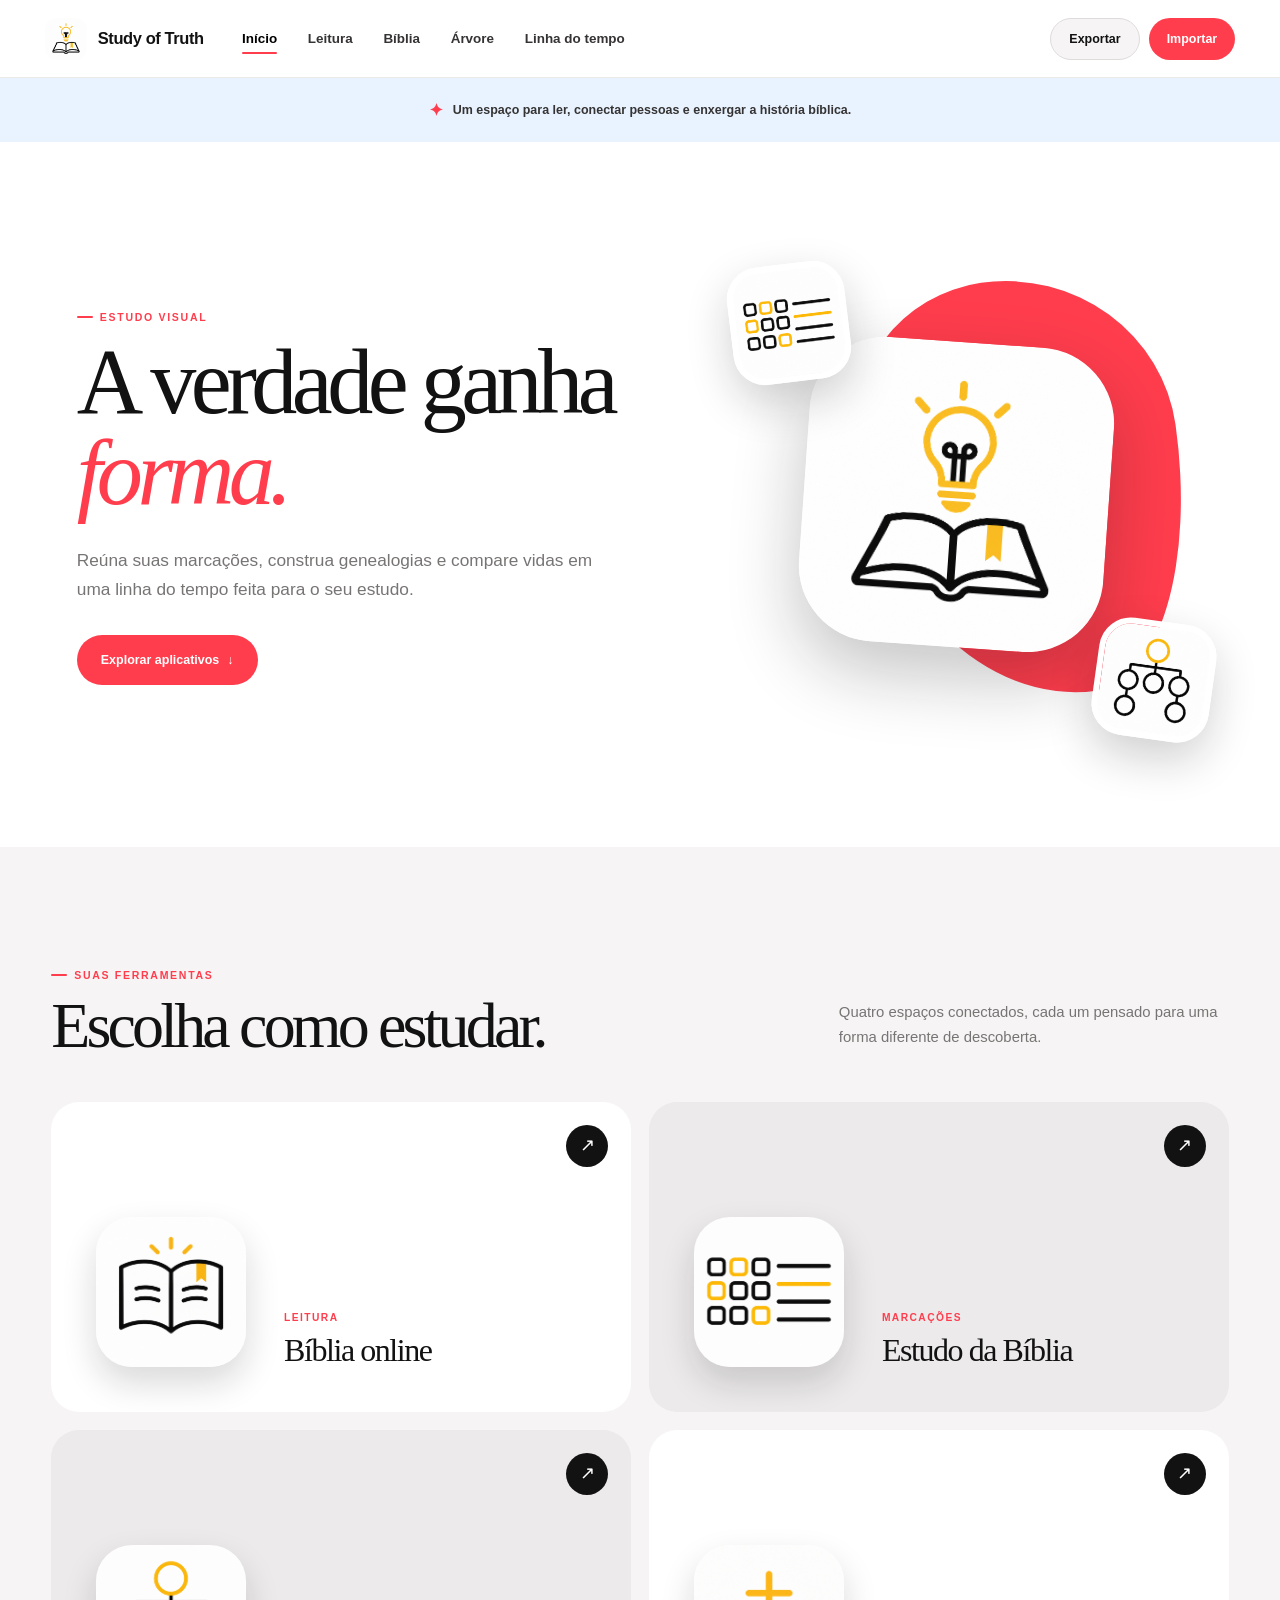
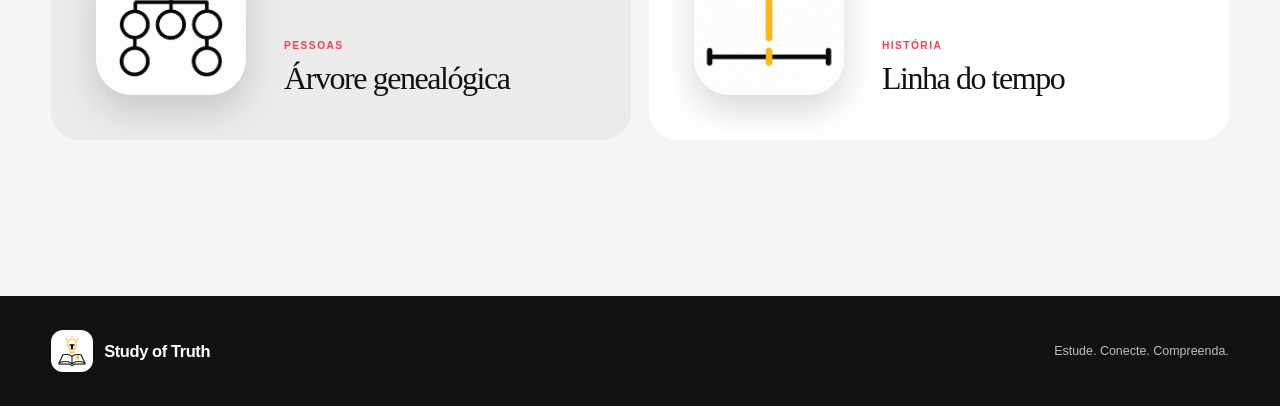
<file: index.html>
<!doctype html>
<html lang="pt-BR">
  <head>
    <meta charset="UTF-8" />
    <meta name="viewport" content="width=device-width, initial-scale=1.0" />
    <meta name="theme-color" content="#ffffff" />
    <meta
      name="description"
      content="Study of Truth: ferramentas visuais para estudo bíblico, genealogias e linhas do tempo."
    />
    <link rel="icon" type="image/png" sizes="any" href="imagens/favicon.png" />
    <link rel="stylesheet" href="css/platform.css" />
    <link rel="stylesheet" href="css/estilos.css" />
    <title>Study of Truth</title>
  </head>
  <body>
    <header class="site-header home-header">
      <a class="site-brand" href="index.html" aria-label="Página inicial Study of Truth">
        <img src="imagens/icon.png" alt="" />
        <span>Study of Truth</span>
      </a>

      <nav class="site-nav" aria-label="Aplicativos">
        <a class="active" href="index.html">Início</a>
        <a href="app-1.html">Leitura</a>
        <a href="app-2.html">Bíblia</a>
        <a href="app-3.html">Árvore</a>
        <a href="app-4.html">Linha do tempo</a>
      </nav>

      <div class="site-actions backup-actions" aria-label="Backup dos dados">
        <button class="pill-button hide-mobile" id="exportBackup" type="button">
          Exportar
        </button>
        <button class="primary-button" id="importBackup" type="button">
          Importar
        </button>
        <input id="backupFile" type="file" accept=".json,application/json" hidden />
      </div>
    </header>

    <div class="announcement-strip">
      <span class="announcement-mark" aria-hidden="true">✦</span>
      Um espaço para ler, conectar pessoas e enxergar a história bíblica.
    </div>

    <main>
      <section class="home-hero">
        <div class="hero-copy">
          <span class="eyebrow">Estudo visual</span>
          <h1 class="display-title">
            A verdade ganha<br />
            <em>forma.</em>
          </h1>
          <p>
            Reúna suas marcações, construa genealogias e compare vidas em uma
            linha do tempo feita para o seu estudo.
          </p>
          <a class="primary-button hero-button" href="#aplicativos">
            Explorar aplicativos
            <span aria-hidden="true">↓</span>
          </a>
        </div>

        <div class="hero-composition" aria-hidden="true">
          <div class="hero-red-shape"></div>
          <img class="hero-main-icon" src="imagens/icon.png" alt="" />
          <img class="floating-icon first" src="imagens/tela-2.png" alt="" />
          <img class="floating-icon second" src="imagens/tela-3.png" alt="" />
        </div>
      </section>

      <section class="apps-section" id="aplicativos" aria-labelledby="appsTitle">
        <header class="section-heading">
          <div>
            <span class="eyebrow">Suas ferramentas</span>
            <h2 class="display-title" id="appsTitle">Escolha como estudar.</h2>
          </div>
          <p>Quatro espaços conectados, cada um pensado para uma forma diferente de descoberta.</p>
        </header>

        <div class="feature-grid">
          <a class="feature-card reading" href="app-1.html">
            <img src="imagens/tela-1.png" alt="" />
            <div class="feature-copy">
              <span>Leitura</span>
              <h3>Bíblia online</h3>
            </div>
            <span class="feature-arrow" aria-hidden="true">↗</span>
          </a>

          <a class="feature-card bible" href="app-2.html">
            <img src="imagens/tela-2.png" alt="" />
            <div class="feature-copy">
              <span>Marcações</span>
              <h3>Estudo da Bíblia</h3>
            </div>
            <span class="feature-arrow" aria-hidden="true">↗</span>
          </a>

          <a class="feature-card genealogy" href="app-3.html">
            <img src="imagens/tela-3.png" alt="" />
            <div class="feature-copy">
              <span>Pessoas</span>
              <h3>Árvore genealógica</h3>
            </div>
            <span class="feature-arrow" aria-hidden="true">↗</span>
          </a>

          <a class="feature-card timeline" href="app-4.html">
            <img src="imagens/tela-4.png" alt="" />
            <div class="feature-copy">
              <span>História</span>
              <h3>Linha do tempo</h3>
            </div>
            <span class="feature-arrow" aria-hidden="true">↗</span>
          </a>
        </div>

        <p class="backup-status" id="backupStatus" role="status" aria-live="polite"></p>
      </section>
    </main>

    <footer class="site-footer">
      <a class="site-brand" href="index.html">
        <img src="imagens/icon.png" alt="" />
        <span>Study of Truth</span>
      </a>
      <p>Estude. Conecte. Compreenda.</p>
    </footer>

    <div class="app-modal" id="importConfirm" hidden>
      <section
        class="form-dialog backup-dialog"
        role="dialog"
        aria-modal="true"
        aria-labelledby="importTitle"
        aria-describedby="importDescription"
      >
        <header class="form-dialog-header">
          <div>
            <span class="eyebrow">Backup</span>
            <h2 id="importTitle">Importar dados?</h2>
          </div>
          <button class="dialog-close" id="cancelImport" type="button" aria-label="Cancelar">×</button>
        </header>
        <div class="form-dialog-body">
          <p id="importDescription"></p>
          <div class="dialog-actions">
            <button class="secondary-button" id="confirmImportCancel" type="button">Cancelar</button>
            <button class="primary-button" id="confirmImport" type="button">Substituir dados</button>
          </div>
        </div>
      </section>
    </div>

    <script src="js/backup.js"></script>
  </body>
</html>
</file>
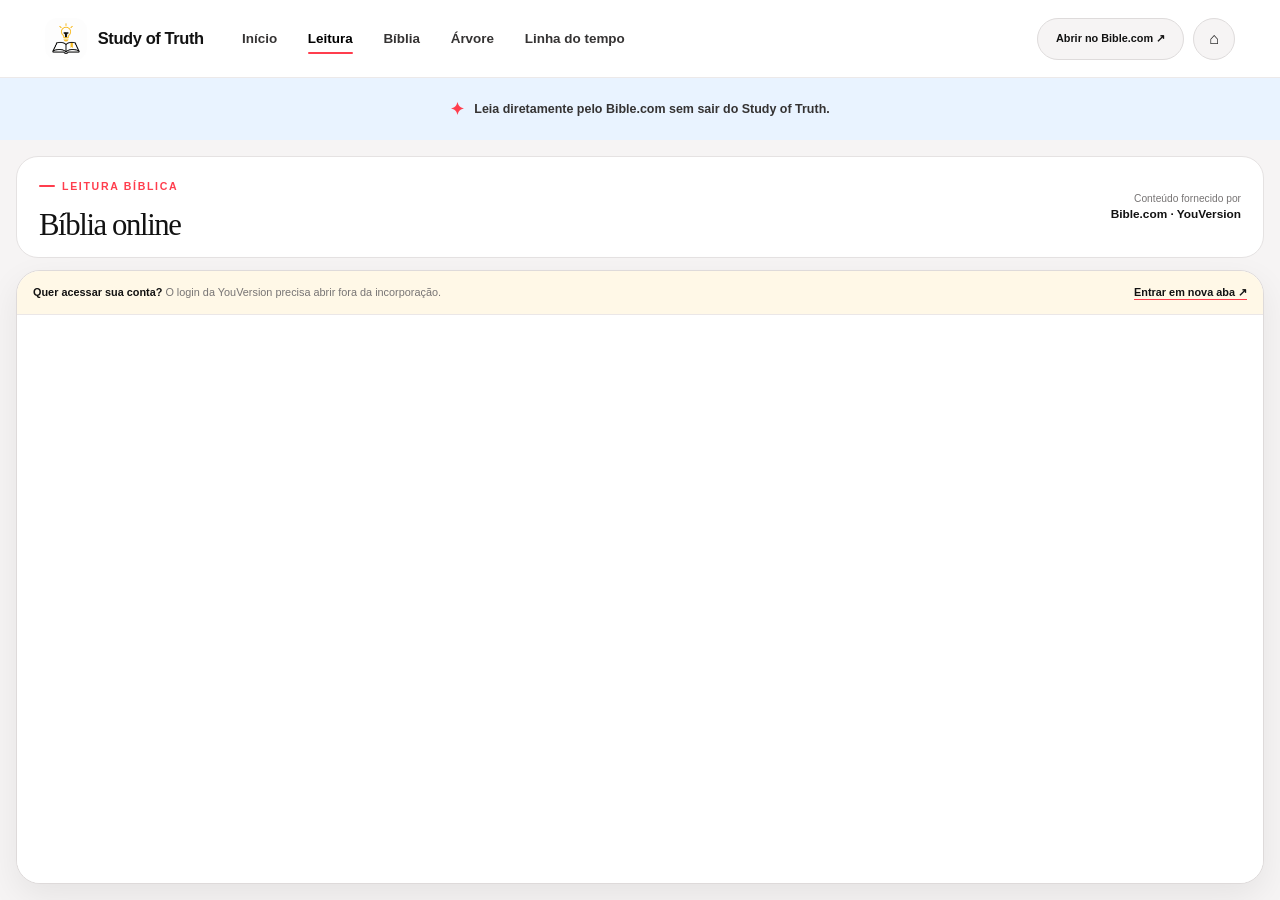
<file: app-1.html>
<!doctype html>
<html lang="pt-BR">
  <head>
    <meta charset="UTF-8" />
    <meta name="viewport" content="width=device-width, initial-scale=1.0" />
    <meta name="theme-color" content="#ffffff" />
    <link rel="icon" type="image/png" sizes="any" href="imagens/favicon.png" />
    <link rel="stylesheet" href="css/platform.css" />
    <link rel="stylesheet" href="css/estilos.css" />
    <title>Study of Truth</title>
  </head>
  <body class="reader-page">
    <header class="site-header">
      <a class="site-brand" href="index.html">
        <img src="imagens/icon.png" alt="" />
        <span>Study of Truth</span>
      </a>
      <nav class="site-nav" aria-label="Aplicativos">
        <a href="index.html">Início</a>
        <a class="active" href="app-1.html">Leitura</a>
        <a href="app-2.html">Bíblia</a>
        <a href="app-3.html">Árvore</a>
        <a href="app-4.html">Linha do tempo</a>
      </nav>
      <div class="site-actions">
        <a
          class="secondary-button reader-external-header"
          href="https://www.bible.com/pt/bible"
          target="_blank"
          rel="noopener noreferrer"
        >Abrir no Bible.com ↗</a>
        <a class="icon-button" href="index.html" aria-label="Início">⌂</a>
      </div>
    </header>

    <div class="announcement-strip reader-strip">
      <span class="announcement-mark" aria-hidden="true">✦</span>
      Leia diretamente pelo Bible.com sem sair do Study of Truth.
    </div>

    <main class="reader-shell">
      <header class="reader-toolbar">
        <div>
          <span class="eyebrow">Leitura bíblica</span>
          <h1>Bíblia online</h1>
        </div>
        <div class="reader-source">
          <span>Conteúdo fornecido por</span>
          <strong>Bible.com · YouVersion</strong>
        </div>
      </header>

      <div class="reader-frame-wrap">
        <div class="reader-account-notice">
          <span><strong>Quer acessar sua conta?</strong> O login da YouVersion precisa abrir fora da incorporação.</span>
          <a
            href="https://login.youversion.com/"
            target="_blank"
            rel="noopener noreferrer"
          >Entrar em nova aba ↗</a>
        </div>
        <iframe
          class="reader-frame"
          src="https://www.bible.com/pt/bible"
          title="Bíblia online no Bible.com"
          referrerpolicy="strict-origin-when-cross-origin"
          allow="clipboard-write; fullscreen"
        ></iframe>
        <div class="reader-fallback">
          <strong>Não conseguiu visualizar?</strong>
          <span>Alguns navegadores ou serviços de hospedagem podem bloquear páginas externas.</span>
          <a
            class="primary-button"
            href="https://www.bible.com/pt/bible"
            target="_blank"
            rel="noopener noreferrer"
          >Abrir no Bible.com ↗</a>
        </div>
      </div>
    </main>
  </body>
</html>
</file>
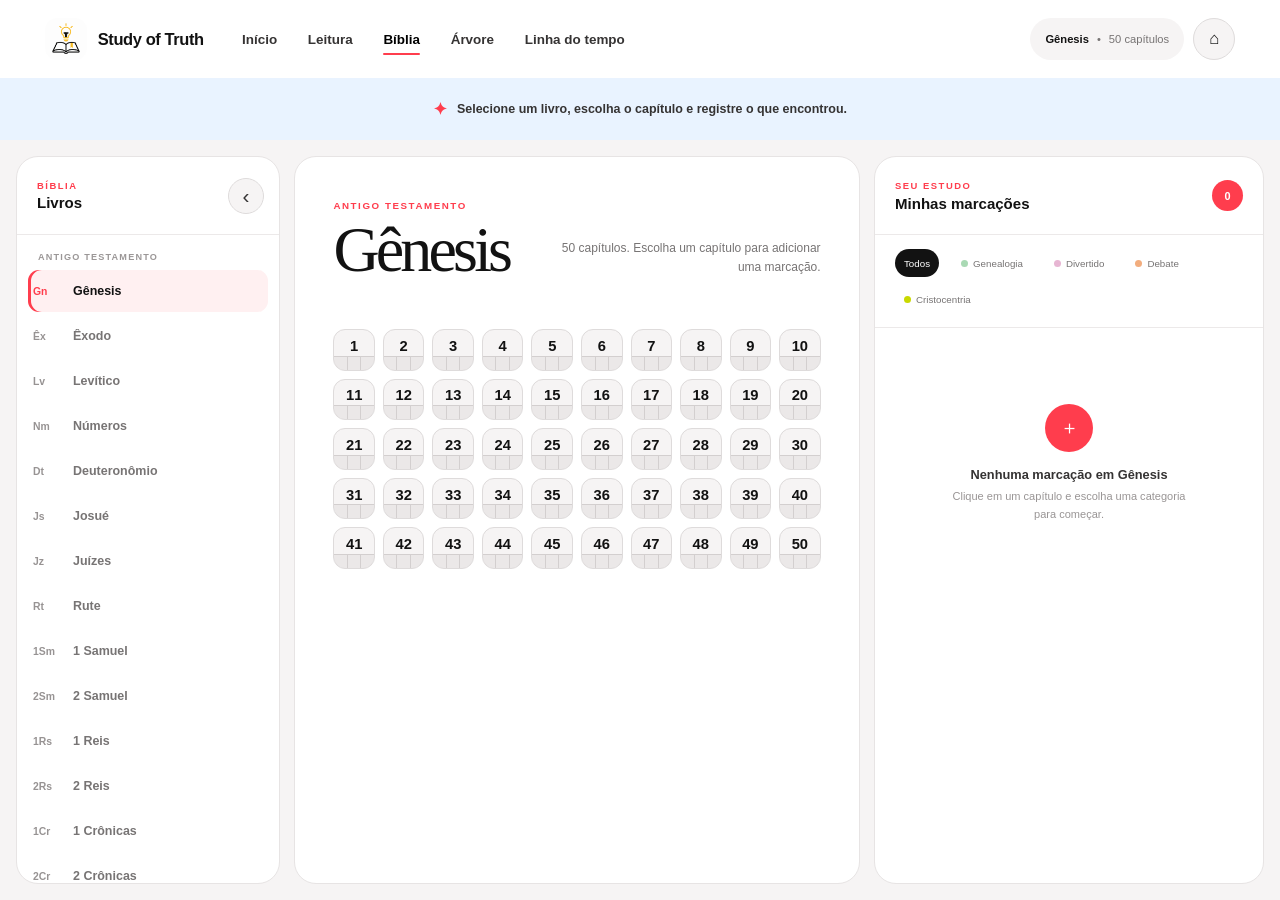
<file: app-2.html>
<!doctype html>
<html lang="pt-BR">
  <head>
    <meta charset="UTF-8" />
    <meta name="viewport" content="width=device-width, initial-scale=1.0" />
    <meta name="theme-color" content="#ffffff" />
    <meta
      name="description"
      content="Organize seus estudos bíblicos por livro, capítulo e tipo de marcação."
    />
    <link rel="icon" type="image/png" sizes="any" href="imagens/favicon.png" />
    <link rel="stylesheet" href="css/platform.css" />
    <link rel="stylesheet" href="css/study.css" />
    <title>Study of Truth</title>
  </head>
  <body>
    <header class="site-header study-header">
      <a class="site-brand" href="index.html" aria-label="Voltar para a página inicial">
        <img src="imagens/icon.png" alt="" />
        <span>Study of Truth</span>
      </a>

      <nav class="site-nav" aria-label="Aplicativos">
        <a href="index.html">Início</a>
        <a href="app-1.html">Leitura</a>
        <a class="active" href="app-2.html">Bíblia</a>
        <a href="app-3.html">Árvore</a>
        <a href="app-4.html">Linha do tempo</a>
      </nav>

      <div class="site-actions">
        <div class="current-location hide-mobile" aria-live="polite">
          <strong id="topBookName">Gênesis</strong>
          <span>•</span>
          <span id="topChapterCount">50 capítulos</span>
        </div>
        <button
          class="icon-button mobile-menu-button"
          id="mobileMenuButton"
          type="button"
          aria-label="Abrir menu de livros"
          aria-controls="bookSidebar"
          aria-expanded="false"
        >
          <span></span><span></span><span></span>
        </button>
        <a class="icon-button home-link" href="index.html" aria-label="Início">⌂</a>
      </div>
    </header>

    <div class="announcement-strip study-strip">
      <span class="announcement-mark" aria-hidden="true">✦</span>
      Selecione um livro, escolha o capítulo e registre o que encontrou.
    </div>

    <div class="study-app">
      <div class="study-layout" id="studyLayout">
        <aside class="book-sidebar" id="bookSidebar">
          <div class="sidebar-heading">
            <div class="sidebar-title">
              <span class="sidebar-kicker">BÍBLIA</span>
              <strong>Livros</strong>
            </div>
            <button
              class="collapse-button"
              id="collapseButton"
              type="button"
              aria-label="Minimizar menu de livros"
              aria-expanded="true"
            >
              ‹
            </button>
          </div>
          <nav class="book-navigation" id="bookList" aria-label="Livros da Bíblia"></nav>
        </aside>

        <button
          class="sidebar-backdrop"
          id="sidebarBackdrop"
          type="button"
          aria-label="Fechar menu de livros"
        ></button>

        <main class="chapter-workspace">
          <header class="book-header">
            <div>
              <span class="testament-label" id="testamentLabel">ANTIGO TESTAMENTO</span>
              <h1 id="bookTitle">Gênesis</h1>
            </div>
            <p id="bookSummary">Escolha um capítulo para adicionar uma marcação.</p>
          </header>

          <section
            class="chapter-grid"
            id="chapterGrid"
            aria-label="Capítulos do livro selecionado"
          ></section>
        </main>

        <aside class="notes-panel">
          <header class="notes-heading">
            <div>
              <span class="notes-kicker">SEU ESTUDO</span>
              <h2>Minhas marcações</h2>
            </div>
            <span class="notes-count" id="notesCount">0</span>
          </header>

          <div class="notes-legend" id="notesLegend" aria-label="Filtrar marcações">
            <button class="legend-filter active" type="button" data-note-filter="all" aria-pressed="true">Todos</button>
            <button class="legend-filter" type="button" data-note-filter="genealogy" aria-pressed="false"><i class="legend-dot genealogy"></i> Genealogia</button>
            <button class="legend-filter" type="button" data-note-filter="fun" aria-pressed="false"><i class="legend-dot fun"></i> Divertido</button>
            <button class="legend-filter" type="button" data-note-filter="debate" aria-pressed="false"><i class="legend-dot debate"></i> Debate</button>
            <button class="legend-filter" type="button" data-note-filter="christ" aria-pressed="false"><i class="legend-dot christ"></i> Cristocentria</button>
          </div>

          <div class="notes-list" id="notesList"></div>
        </aside>
      </div>
    </div>

    <div class="modal-backdrop" id="markerModal" hidden>
      <section
        class="marker-dialog"
        role="dialog"
        aria-modal="true"
        aria-labelledby="markerDialogTitle"
      >
        <header class="dialog-heading">
          <div>
            <span class="dialog-kicker" id="dialogBookName">GÊNESIS</span>
            <h2 id="markerDialogTitle">Capítulo 1</h2>
          </div>
          <button class="dialog-close" id="dialogClose" type="button" aria-label="Fechar">×</button>
        </header>

        <p class="dialog-instruction">Informe o versículo e escolha a categoria do acontecimento.</p>

        <label class="dialog-verse-field">
          <span>VERSÍCULO</span>
          <div class="dialog-verse-control">
            <strong id="dialogVersePrefix">Gn 1:</strong>
            <input
              id="dialogVerseInput"
              type="text"
              inputmode="numeric"
              autocomplete="off"
              placeholder="Ex.: 16 ou 16–18"
              aria-describedby="dialogVerseError"
            />
          </div>
          <small class="dialog-verse-error" id="dialogVerseError">Digite o número do versículo antes de adicionar.</small>
        </label>

        <div class="marker-options" id="markerOptions">
          <button class="marker-option genealogy" type="button" data-marker="genealogy">
            <span class="marker-color"></span>
            <span><strong>Genealogia</strong><small>Famílias, gerações e descendências</small></span>
            <span class="option-check">＋</span>
          </button>
          <button class="marker-option fun" type="button" data-marker="fun">
            <span class="marker-color"></span>
            <span><strong>Momento divertido</strong><small>Passagens leves, curiosas ou bem-humoradas</small></span>
            <span class="option-check">＋</span>
          </button>
          <button class="marker-option debate" type="button" data-marker="debate">
            <span class="marker-color"></span>
            <span><strong>Dúvida ou debate</strong><small>Intrigas e pontos para estudar ou conversar</small></span>
            <span class="option-check">＋</span>
          </button>
          <button class="marker-option christ" type="button" data-marker="christ">
            <span class="marker-color"></span>
            <span><strong>Cristocentria</strong><small>Referências, símbolos e conexões com Cristo</small></span>
            <span class="option-check">＋</span>
          </button>
        </div>

        <button class="dialog-done" id="dialogDone" type="button">Concluir</button>
      </section>
    </div>

    <div class="app-toast" id="toast" role="status" aria-live="polite"></div>
    <script src="js/study.js"></script>
  </body>
</html>
</file>
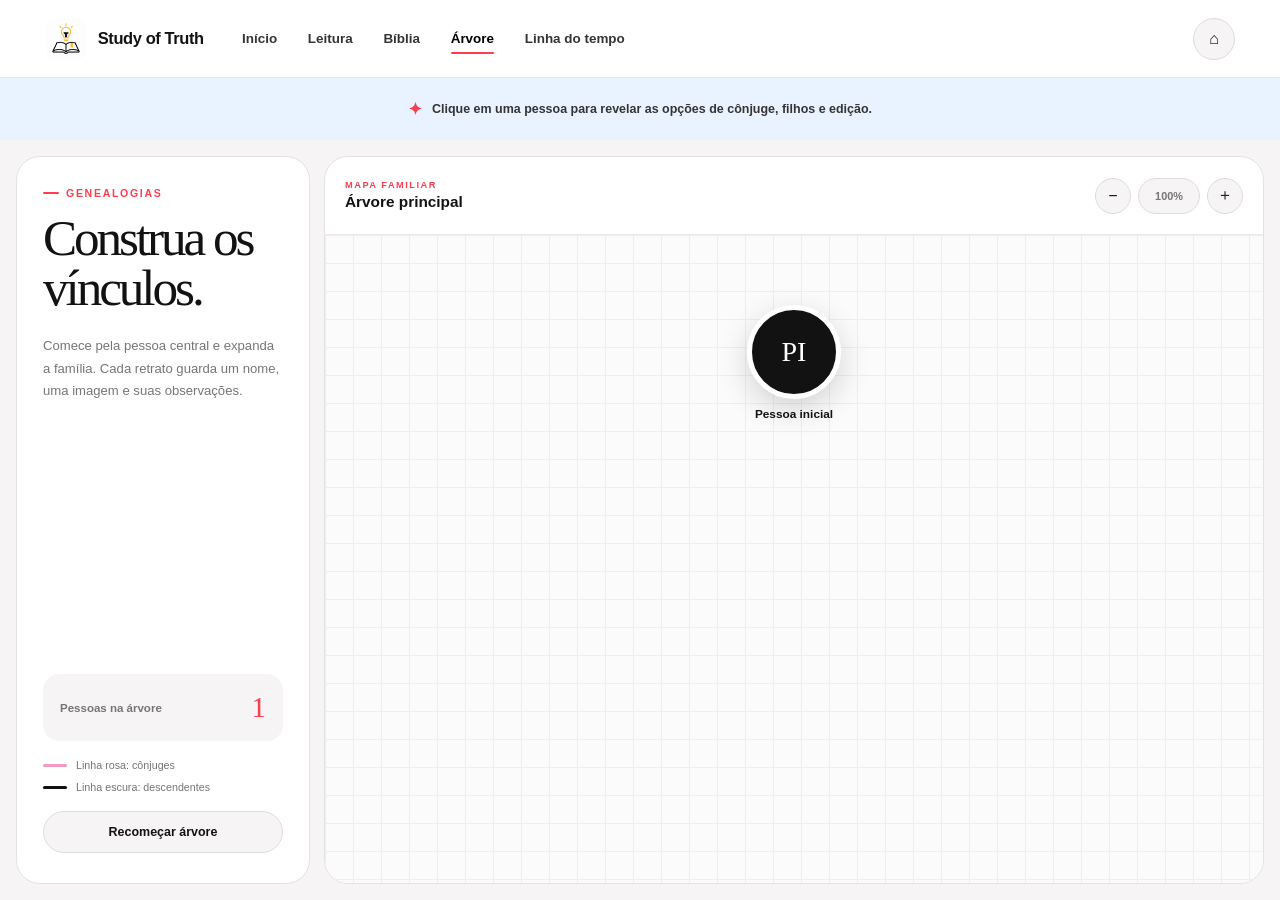
<file: app-3.html>
<!doctype html>
<html lang="pt-BR">
  <head>
    <meta charset="UTF-8" />
    <meta name="viewport" content="width=device-width, initial-scale=1.0" />
    <meta name="theme-color" content="#ffffff" />
    <meta name="description" content="Construa árvores genealógicas visuais para seus estudos." />
    <link rel="icon" type="image/png" sizes="any" href="imagens/favicon.png" />
    <link rel="stylesheet" href="css/platform.css" />
    <link rel="stylesheet" href="css/visual-tools.css" />
    <title>Study of Truth</title>
  </head>
  <body class="visual-tool-page">
    <header class="site-header">
      <a class="site-brand" href="index.html">
        <img src="imagens/icon.png" alt="" />
        <span>Study of Truth</span>
      </a>
      <nav class="site-nav" aria-label="Aplicativos">
        <a href="index.html">Início</a>
        <a href="app-1.html">Leitura</a>
        <a href="app-2.html">Bíblia</a>
        <a class="active" href="app-3.html">Árvore</a>
        <a href="app-4.html">Linha do tempo</a>
      </nav>
      <div class="site-actions">
        <a class="icon-button" href="index.html" aria-label="Início">⌂</a>
      </div>
    </header>

    <div class="announcement-strip tool-strip">
      <span class="announcement-mark" aria-hidden="true">✦</span>
      Clique em uma pessoa para revelar as opções de cônjuge, filhos e edição.
    </div>

    <main class="genealogy-shell">
      <aside class="tool-intro-panel">
        <span class="eyebrow">Genealogias</span>
        <h1 class="display-title">Construa os vínculos.</h1>
        <p>
          Comece pela pessoa central e expanda a família. Cada retrato guarda um
          nome, uma imagem e suas observações.
        </p>

        <div class="tool-stat-card">
          <span>Pessoas na árvore</span>
          <strong id="personCount">1</strong>
        </div>

        <div class="tool-legend">
          <div><i class="legend-line spouse"></i><span>Linha rosa: cônjuges</span></div>
          <div><i class="legend-line child"></i><span>Linha escura: descendentes</span></div>
        </div>

        <button class="secondary-button reset-tree-button" id="resetTreeButton" type="button">
          Recomeçar árvore
        </button>
      </aside>

      <section class="tree-stage" aria-labelledby="treeTitle">
        <header class="stage-toolbar">
          <div>
            <span class="stage-kicker">MAPA FAMILIAR</span>
            <h2 id="treeTitle">Árvore principal</h2>
          </div>
          <div class="zoom-controls" aria-label="Zoom da árvore">
            <button class="icon-button" id="zoomOut" type="button" aria-label="Diminuir zoom">−</button>
            <button class="zoom-value" id="zoomReset" type="button">100%</button>
            <button class="icon-button" id="zoomIn" type="button" aria-label="Aumentar zoom">＋</button>
          </div>
        </header>

        <div class="tree-viewport" id="treeViewport">
          <div class="tree-board" id="treeBoard"></div>
        </div>
      </section>
    </main>

    <div class="app-modal" id="personModal" hidden>
      <section class="form-dialog" role="dialog" aria-modal="true" aria-labelledby="personModalTitle">
        <header class="form-dialog-header">
          <div>
            <span class="eyebrow" id="personModalKicker">Pessoa</span>
            <h2 id="personModalTitle">Editar pessoa</h2>
          </div>
          <button class="dialog-close" id="closePersonModal" type="button" aria-label="Fechar">×</button>
        </header>
        <form class="form-dialog-body" id="personForm">
          <input id="personId" type="hidden" />
          <label class="file-picker">
            <input id="personPhoto" type="file" accept="image/*" />
            <span class="file-preview" id="personPhotoPreview">P</span>
            <span>
              <strong>Escolher uma foto</strong>
              <small>Ela será recortada em formato circular.</small>
            </span>
          </label>

          <label class="field-label">
            <span>Nome</span>
            <input class="text-field" id="personName" type="text" maxlength="80" required placeholder="Nome da pessoa" />
          </label>

          <label class="field-label">
            <span>Sexo</span>
            <select class="select-field" id="personGender" required>
              <option value="">Selecione</option>
              <option value="male">Homem</option>
              <option value="female">Mulher</option>
            </select>
          </label>

          <label class="field-label parent-choice-field" id="childFamilyChoice" hidden>
            <span id="childFamilyChoiceLabel">Quem é a mãe?</span>
            <select class="select-field" id="childFamilySelect"></select>
            <small>O filho será posicionado abaixo da pessoa escolhida.</small>
          </label>

          <label class="field-label">
            <span>Observação</span>
            <textarea class="textarea-field" id="personNotes" maxlength="600" placeholder="Escreva informações, referências ou detalhes importantes..."></textarea>
          </label>

          <label class="import-toggle" id="timelineImportOption">
            <input id="importToTimeline" type="checkbox" />
            <span>
              <strong>Importar para Linha do Tempo?</strong>
              <small>A pessoa será criada no acervo com a mesma foto; depois você poderá completar as datas.</small>
            </span>
          </label>

          <div class="dialog-actions">
            <button class="danger-button" id="deleteGenealogyPerson" type="button" hidden>Excluir pessoa</button>
            <button class="secondary-button" id="cancelPersonEdit" type="button">Cancelar</button>
            <button class="primary-button" type="submit">Salvar pessoa</button>
          </div>
        </form>
      </section>
    </div>

    <div class="app-modal" id="resetTreeModal" hidden>
      <section class="form-dialog compact-dialog" role="dialog" aria-modal="true" aria-labelledby="resetTreeTitle">
        <header class="form-dialog-header">
          <div>
            <span class="eyebrow">Nova árvore</span>
            <h2 id="resetTreeTitle">Recomeçar do início?</h2>
          </div>
        </header>
        <div class="form-dialog-body">
          <p class="dialog-description">Todas as pessoas e relações desta árvore serão removidas.</p>
          <div class="dialog-actions">
            <button class="secondary-button" id="cancelResetTree" type="button">Cancelar</button>
            <button class="primary-button" id="confirmResetTree" type="button">Recomeçar</button>
          </div>
        </div>
      </section>
    </div>

    <div class="app-toast" id="genealogyToast" role="status" aria-live="polite"></div>
    <script src="js/genealogy.js"></script>
  </body>
</html>
</file>
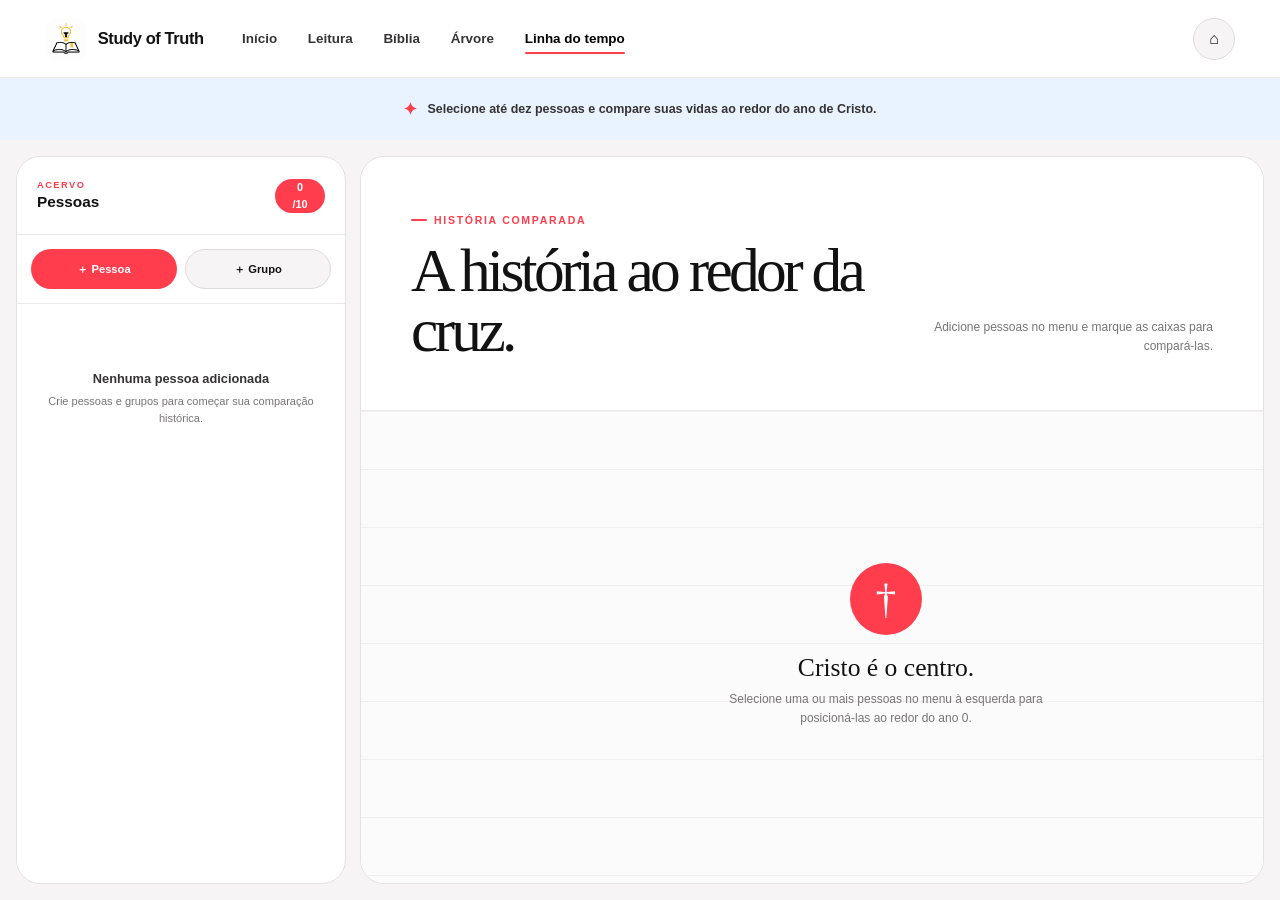
<file: app-4.html>
<!doctype html>
<html lang="pt-BR">
  <head>
    <meta charset="UTF-8" />
    <meta name="viewport" content="width=device-width, initial-scale=1.0" />
    <meta name="theme-color" content="#ffffff" />
    <meta name="description" content="Compare pessoas em uma linha do tempo centrada em Cristo." />
    <link rel="icon" type="image/png" sizes="any" href="imagens/favicon.png" />
    <link rel="stylesheet" href="css/platform.css" />
    <link rel="stylesheet" href="css/visual-tools.css" />
    <title>Study of Truth</title>
  </head>
  <body class="visual-tool-page">
    <header class="site-header">
      <a class="site-brand" href="index.html">
        <img src="imagens/icon.png" alt="" />
        <span>Study of Truth</span>
      </a>
      <nav class="site-nav" aria-label="Aplicativos">
        <a href="index.html">Início</a>
        <a href="app-1.html">Leitura</a>
        <a href="app-2.html">Bíblia</a>
        <a href="app-3.html">Árvore</a>
        <a class="active" href="app-4.html">Linha do tempo</a>
      </nav>
      <div class="site-actions">
        <a class="icon-button" href="index.html" aria-label="Início">⌂</a>
      </div>
    </header>

    <div class="announcement-strip tool-strip">
      <span class="announcement-mark" aria-hidden="true">✦</span>
      Selecione até dez pessoas e compare suas vidas ao redor do ano de Cristo.
    </div>

    <main class="timeline-shell">
      <aside class="timeline-sidebar">
        <header class="directory-heading">
          <div>
            <span class="stage-kicker">ACERVO</span>
            <h1>Pessoas</h1>
          </div>
          <span class="selection-badge"><strong id="selectedCount">0</strong>/10</span>
        </header>

        <div class="directory-actions">
          <button class="primary-button" id="addTimelinePerson" type="button">＋ Pessoa</button>
          <button class="secondary-button" id="addTimelineGroup" type="button">＋ Grupo</button>
        </div>

        <div class="directory-scroll" id="timelineDirectory"></div>
      </aside>

      <section class="timeline-workspace" aria-labelledby="timelineTitle">
        <header class="timeline-heading">
          <div>
            <span class="eyebrow">História comparada</span>
            <h2 class="display-title" id="timelineTitle">A história ao redor da cruz.</h2>
          </div>
          <p id="timelineSummary">Adicione pessoas no menu e marque as caixas para compará-las.</p>
        </header>

        <div class="timeline-viewport" id="timelineViewport">
          <div class="timeline-board" id="timelineBoard"></div>
        </div>
      </section>
    </main>

    <div class="app-modal" id="timelinePersonModal" hidden>
      <section class="form-dialog" role="dialog" aria-modal="true" aria-labelledby="timelinePersonTitle">
        <header class="form-dialog-header">
          <div>
            <span class="eyebrow">Pessoa histórica</span>
            <h2 id="timelinePersonTitle">Adicionar pessoa</h2>
          </div>
          <button class="dialog-close" id="closeTimelinePerson" type="button" aria-label="Fechar">×</button>
        </header>
        <form class="form-dialog-body" id="timelinePersonForm">
          <input id="timelinePersonId" type="hidden" />
          <label class="file-picker">
            <input id="timelinePersonPhoto" type="file" accept="image/*" />
            <span class="file-preview" id="timelinePhotoPreview">P</span>
            <span><strong>Escolher uma foto</strong><small>Opcional. Ela aparecerá junto à vida da pessoa.</small></span>
          </label>

          <label class="field-label">
            <span>Nome</span>
            <input class="text-field" id="timelinePersonName" type="text" maxlength="80" required placeholder="Ex.: Abraão" />
          </label>

          <div class="form-grid-two">
            <label class="field-label">
              <span>Ano de nascimento</span>
              <input class="text-field" id="timelineBirth" type="number" required placeholder="Use negativo para a.C." />
            </label>
            <label class="field-label">
              <span>Ano de falecimento</span>
              <input class="text-field" id="timelineDeath" type="number" required placeholder="Ex.: -1800 ou 70" />
            </label>
          </div>

          <div class="form-grid-two">
            <label class="field-label">
              <span>Grupo</span>
              <select class="select-field" id="timelinePersonGroup">
                <option value="">Sem grupo</option>
              </select>
            </label>
            <label class="field-label">
              <span>Cor individual (opcional)</span>
              <span class="color-field">
                <input id="timelineColorPicker" type="color" value="#ff3d4d" aria-label="Escolher cor" />
                <input class="text-field" id="timelineColorHex" type="text" maxlength="7" placeholder="#FF3D4D" />
                <button class="clear-color" id="clearTimelineColor" type="button" aria-label="Remover cor">×</button>
              </span>
            </label>
          </div>

          <p class="form-help">Anos anteriores a Cristo devem ser digitados como números negativos.</p>
          <div class="dialog-actions">
            <button class="danger-button" id="deleteTimelinePerson" type="button" hidden>Excluir pessoa</button>
            <button class="secondary-button" id="cancelTimelinePerson" type="button">Cancelar</button>
            <button class="primary-button" type="submit">Salvar pessoa</button>
          </div>
        </form>
      </section>
    </div>

    <div class="app-modal" id="timelineGroupModal" hidden>
      <section class="form-dialog compact-dialog" role="dialog" aria-modal="true" aria-labelledby="timelineGroupTitle">
        <header class="form-dialog-header">
          <div>
            <span class="eyebrow">Pasta de pessoas</span>
            <h2 id="timelineGroupTitle">Adicionar grupo</h2>
          </div>
          <button class="dialog-close" id="closeTimelineGroup" type="button" aria-label="Fechar">×</button>
        </header>
        <form class="form-dialog-body" id="timelineGroupForm">
          <input id="timelineGroupId" type="hidden" />
          <label class="field-label">
            <span>Nome do grupo</span>
            <input class="text-field" id="timelineGroupName" type="text" maxlength="60" required placeholder="Ex.: Patriarcas" />
          </label>
          <label class="field-label">
            <span>Cor do grupo</span>
            <span class="color-field">
              <input id="timelineGroupPicker" type="color" value="#ff3d4d" aria-label="Escolher cor do grupo" />
              <input class="text-field" id="timelineGroupHex" type="text" maxlength="7" value="#FF3D4D" required />
            </span>
          </label>
          <div class="dialog-actions">
            <button class="secondary-button" id="cancelTimelineGroup" type="button">Cancelar</button>
            <button class="primary-button" type="submit">Salvar grupo</button>
          </div>
        </form>
      </section>
    </div>

    <div class="app-toast" id="timelineToast" role="status" aria-live="polite"></div>
    <script src="js/timeline.js"></script>
  </body>
</html>
</file>
<file: css/platform.css>
:root {
  color-scheme: light;
  --ink: #121212;
  --ink-soft: #353333;
  --muted: #777474;
  --canvas: #ffffff;
  --surface: #f6f4f4;
  --surface-strong: #edebeb;
  --surface-blue: #e9f3ff;
  --line: #dedbdb;
  --red: #ff3d4d;
  --red-dark: #df2f40;
  --shadow: 0 18px 55px rgba(18, 18, 18, 0.08);
  --header-height: 78px;
}

* {
  box-sizing: border-box;
}

html {
  min-width: 320px;
  min-height: 100%;
  background: var(--canvas);
}

body {
  min-height: 100%;
  margin: 0;
  color: var(--ink);
  background: var(--canvas);
  font-family: Inter, ui-sans-serif, -apple-system, BlinkMacSystemFont, "Segoe UI", sans-serif;
  -webkit-font-smoothing: antialiased;
}

button,
input,
textarea,
select {
  font: inherit;
}

button,
a,
input,
textarea,
select {
  -webkit-tap-highlight-color: transparent;
}

button {
  color: inherit;
}

a {
  color: inherit;
  text-decoration: none;
}

img {
  max-width: 100%;
}

.site-header {
  position: relative;
  z-index: 60;
  min-height: var(--header-height);
  display: grid;
  grid-template-columns: auto minmax(0, 1fr) auto;
  align-items: center;
  gap: clamp(20px, 3vw, 48px);
  padding: 12px clamp(18px, 3.5vw, 52px);
  border-bottom: 1px solid #ece9e9;
  background: rgba(255, 255, 255, 0.96);
  backdrop-filter: blur(16px);
}

.site-brand {
  display: inline-flex;
  align-items: center;
  gap: 11px;
  min-width: 0;
  font-size: 1.03rem;
  font-weight: 800;
  letter-spacing: -0.025em;
  white-space: nowrap;
}

.site-brand img {
  width: 42px;
  height: 42px;
  flex: 0 0 auto;
  border-radius: 12px;
  object-fit: cover;
}

.site-nav {
  min-width: 0;
  display: flex;
  align-items: center;
  gap: clamp(16px, 2.4vw, 34px);
}

.site-nav a {
  position: relative;
  padding: 10px 0;
  color: var(--ink-soft);
  font-size: 0.84rem;
  font-weight: 730;
  white-space: nowrap;
}

.site-nav a::after {
  position: absolute;
  right: 0;
  bottom: 2px;
  left: 0;
  height: 2px;
  border-radius: 999px;
  background: var(--red);
  content: "";
  opacity: 0;
  transform: scaleX(0.5);
  transition: opacity 150ms ease, transform 150ms ease;
}

.site-nav a:hover::after,
.site-nav a.active::after {
  opacity: 1;
  transform: scaleX(1);
}

.site-nav a.active {
  color: #000;
}

.site-actions {
  display: flex;
  align-items: center;
  justify-content: flex-end;
  gap: 9px;
}

.pill-button,
.primary-button,
.secondary-button,
.danger-button,
.icon-button {
  border: 0;
  cursor: pointer;
  transition: transform 150ms ease, background 150ms ease, border-color 150ms ease;
}

.pill-button,
.primary-button,
.secondary-button,
.danger-button {
  min-height: 42px;
  display: inline-flex;
  align-items: center;
  justify-content: center;
  gap: 8px;
  padding: 0 18px;
  border-radius: 999px;
  font-size: 0.78rem;
  font-weight: 760;
}

.pill-button,
.secondary-button {
  border: 1px solid var(--line);
  background: var(--surface);
}

.pill-button:hover,
.secondary-button:hover {
  border-color: #c8c4c4;
  background: var(--surface-strong);
  transform: translateY(-1px);
}

.primary-button {
  color: #fff;
  background: var(--red);
}

.primary-button:hover {
  background: var(--red-dark);
  transform: translateY(-1px);
}

.danger-button {
  margin-right: auto;
  border: 1px solid #f3b8bd;
  color: #a61b27;
  background: #fff1f2;
}

.danger-button:hover {
  border-color: #e78b94;
  color: #80131c;
  background: #ffe3e6;
  transform: translateY(-1px);
}

.danger-button[hidden] {
  display: none;
}

.icon-button {
  width: 42px;
  height: 42px;
  display: inline-grid;
  place-items: center;
  border: 1px solid var(--line);
  border-radius: 50%;
  background: var(--surface);
}

.icon-button:hover {
  background: var(--surface-strong);
}

.announcement-strip {
  min-height: 64px;
  display: flex;
  align-items: center;
  justify-content: center;
  gap: 10px;
  padding: 12px 20px;
  color: var(--ink-soft);
  background: var(--surface-blue);
  font-size: 0.78rem;
  font-weight: 720;
  text-align: center;
}

.announcement-strip .announcement-mark {
  color: var(--red);
  font-size: 1.05rem;
}

.display-title {
  margin: 0;
  font-family: Georgia, "Times New Roman", serif;
  font-weight: 400;
  letter-spacing: -0.06em;
  line-height: 0.98;
}

.eyebrow {
  display: inline-flex;
  align-items: center;
  gap: 7px;
  margin-bottom: 14px;
  color: var(--red);
  font-size: 0.66rem;
  font-weight: 820;
  letter-spacing: 0.16em;
  text-transform: uppercase;
}

.eyebrow::before {
  width: 16px;
  height: 2px;
  border-radius: 99px;
  background: var(--red);
  content: "";
}

.field-label {
  display: grid;
  gap: 7px;
  color: var(--ink-soft);
  font-size: 0.7rem;
  font-weight: 760;
}

.field-label > span:first-child {
  letter-spacing: 0.08em;
  text-transform: uppercase;
}

.text-field,
.select-field,
.textarea-field {
  width: 100%;
  border: 1px solid var(--line);
  border-radius: 12px;
  outline: 0;
  color: var(--ink);
  background: var(--surface);
  transition: border-color 150ms ease, box-shadow 150ms ease, background 150ms ease;
}

.text-field,
.select-field {
  height: 46px;
  padding: 0 13px;
}

.textarea-field {
  min-height: 104px;
  padding: 12px 13px;
  resize: vertical;
}

.text-field:focus,
.select-field:focus,
.textarea-field:focus {
  border-color: var(--red);
  background: #fff;
  box-shadow: 0 0 0 3px rgba(255, 61, 77, 0.1);
}

.app-modal {
  position: fixed;
  inset: 0;
  z-index: 200;
  display: grid;
  place-items: center;
  padding: 20px;
  background: rgba(18, 18, 18, 0.55);
  backdrop-filter: blur(7px);
}

.app-modal[hidden] {
  display: none;
}

.form-dialog {
  width: min(100%, 560px);
  max-height: calc(100svh - 40px);
  overflow-y: auto;
  border-radius: 24px;
  background: #fff;
  box-shadow: 0 28px 90px rgba(18, 18, 18, 0.24);
  animation: dialog-enter 180ms ease both;
}

.form-dialog-header {
  display: flex;
  align-items: flex-start;
  justify-content: space-between;
  gap: 20px;
  padding: 24px 26px 20px;
  border-bottom: 1px solid #ece9e9;
}

.form-dialog-header h2 {
  margin: 3px 0 0;
  font-family: Georgia, "Times New Roman", serif;
  font-size: 1.7rem;
  font-weight: 400;
  letter-spacing: -0.04em;
}

.dialog-close {
  width: 38px;
  height: 38px;
  flex: 0 0 auto;
  border: 1px solid var(--line);
  border-radius: 50%;
  background: var(--surface);
  font-size: 1.2rem;
  cursor: pointer;
}

.form-dialog-body {
  display: grid;
  gap: 16px;
  padding: 22px 26px 26px;
}

.form-grid-two {
  display: grid;
  grid-template-columns: repeat(2, minmax(0, 1fr));
  gap: 14px;
}

.dialog-actions {
  display: flex;
  flex-wrap: wrap;
  justify-content: flex-end;
  gap: 9px;
  padding-top: 4px;
}

.file-picker {
  position: relative;
  min-height: 88px;
  display: flex;
  align-items: center;
  gap: 14px;
  padding: 12px;
  border: 1px dashed #cbc7c7;
  border-radius: 16px;
  background: var(--surface);
  cursor: pointer;
}

.file-picker input {
  position: absolute;
  width: 1px;
  height: 1px;
  opacity: 0;
}

.file-preview {
  width: 62px;
  height: 62px;
  flex: 0 0 auto;
  overflow: hidden;
  display: grid;
  place-items: center;
  border-radius: 50%;
  color: #fff;
  background: var(--ink);
  font-family: Georgia, "Times New Roman", serif;
  font-size: 1.35rem;
}

.file-preview img {
  width: 100%;
  height: 100%;
  object-fit: cover;
}

.file-picker strong {
  display: block;
  margin-bottom: 4px;
  font-size: 0.82rem;
}

.file-picker small {
  color: var(--muted);
  font-size: 0.7rem;
}

.app-toast {
  position: fixed;
  z-index: 250;
  right: 22px;
  bottom: 22px;
  max-width: min(360px, calc(100vw - 44px));
  padding: 13px 17px;
  border-radius: 13px;
  color: #fff;
  background: var(--ink);
  box-shadow: var(--shadow);
  font-size: 0.76rem;
  opacity: 0;
  pointer-events: none;
  transform: translateY(10px);
  transition: opacity 170ms ease, transform 170ms ease;
}

.app-toast.visible {
  opacity: 1;
  transform: translateY(0);
}

.sr-only {
  position: absolute;
  width: 1px;
  height: 1px;
  overflow: hidden;
  clip: rect(0, 0, 0, 0);
  white-space: nowrap;
  clip-path: inset(50%);
}

button:focus-visible,
a:focus-visible,
input:focus-visible,
textarea:focus-visible,
select:focus-visible {
  outline: 3px solid rgba(255, 61, 77, 0.38);
  outline-offset: 3px;
}

@keyframes dialog-enter {
  from {
    opacity: 0;
    transform: translateY(12px) scale(0.985);
  }
}

@media (max-width: 930px) {
  :root {
    --header-height: 116px;
  }

  .site-header {
    grid-template-columns: 1fr auto;
    gap: 8px 20px;
    padding-block: 10px;
  }

  .site-nav {
    grid-column: 1 / -1;
    order: 3;
    overflow-x: auto;
    gap: 24px;
    scrollbar-width: none;
  }

  .site-nav::-webkit-scrollbar {
    display: none;
  }
}

@media (max-width: 560px) {
  :root {
    --header-height: 108px;
  }

  .site-header {
    padding-inline: 14px;
  }

  .site-brand {
    font-size: 0.86rem;
  }

  .site-brand img {
    width: 36px;
    height: 36px;
    border-radius: 10px;
  }

  .site-nav {
    gap: 20px;
  }

  .site-nav a {
    font-size: 0.76rem;
  }

  .site-actions .hide-mobile {
    display: none;
  }

  .form-grid-two {
    grid-template-columns: 1fr;
  }

  .form-dialog-header,
  .form-dialog-body {
    padding-inline: 19px;
  }
}

@media (prefers-reduced-motion: reduce) {
  *,
  *::before,
  *::after {
    scroll-behavior: auto !important;
    animation-duration: 0.01ms !important;
    transition-duration: 0.01ms !important;
  }
}
</file>
<file: css/estilos.css>
.home-hero {
  width: min(100%, 1440px);
  min-height: 680px;
  display: grid;
  grid-template-columns: minmax(0, 1.05fr) minmax(420px, 0.95fr);
  align-items: center;
  gap: clamp(38px, 7vw, 110px);
  margin: 0 auto;
  padding: clamp(64px, 8vw, 112px) clamp(24px, 6vw, 90px);
}

.hero-copy {
  position: relative;
  z-index: 2;
}

.hero-copy h1 {
  max-width: 760px;
  font-size: clamp(4.2rem, 7.2vw, 7.6rem);
}

.hero-copy h1 em {
  color: var(--red);
  font-weight: 400;
}

.hero-copy > p {
  max-width: 560px;
  margin: 28px 0 30px;
  color: var(--muted);
  font-size: clamp(1rem, 1.35vw, 1.2rem);
  line-height: 1.7;
}

.hero-button {
  min-height: 50px;
  padding-inline: 24px;
}

.hero-composition {
  position: relative;
  min-height: 500px;
  display: grid;
  place-items: center;
}

.hero-red-shape {
  position: absolute;
  top: 7%;
  right: 4%;
  width: 65%;
  height: 84%;
  border-radius: 46% 54% 36% 64% / 35% 40% 60% 65%;
  background: var(--red);
  transform: rotate(-8deg);
}

.hero-main-icon {
  position: relative;
  z-index: 2;
  width: min(62%, 310px);
  border-radius: 25%;
  box-shadow: 0 30px 70px rgba(18, 18, 18, 0.24);
  transform: rotate(4deg);
}

.floating-icon {
  position: absolute;
  z-index: 3;
  width: 118px;
  border: 6px solid #fff;
  border-radius: 27%;
  box-shadow: 0 18px 45px rgba(18, 18, 18, 0.2);
}

.floating-icon.first {
  top: 4%;
  left: 4%;
  transform: rotate(-7deg);
}

.floating-icon.second {
  right: -2%;
  bottom: 1%;
  transform: rotate(8deg);
}

.apps-section {
  padding: clamp(72px, 9vw, 128px) clamp(20px, 4vw, 56px);
  background: var(--surface);
}

.section-heading {
  width: min(100%, 1280px);
  display: flex;
  align-items: end;
  justify-content: space-between;
  gap: 40px;
  margin: 0 auto 44px;
}

.section-heading h2 {
  font-size: clamp(3rem, 5vw, 5.5rem);
}

.section-heading > p {
  max-width: 390px;
  margin: 0 0 7px;
  color: var(--muted);
  font-size: 0.93rem;
  line-height: 1.7;
}

.feature-grid {
  width: min(100%, 1280px);
  display: grid;
  grid-template-columns: repeat(2, minmax(0, 1fr));
  gap: 18px;
  margin: 0 auto;
}

.feature-card {
  position: relative;
  min-height: 310px;
  display: grid;
  grid-template-columns: 150px minmax(0, 1fr);
  align-items: end;
  gap: clamp(22px, 3vw, 42px);
  overflow: hidden;
  padding: clamp(26px, 3.4vw, 44px);
  border: 1px solid transparent;
  border-radius: 28px;
  background: #fff;
  transition: transform 180ms ease, box-shadow 180ms ease, border-color 180ms ease;
}

.feature-card:nth-child(2),
.feature-card:nth-child(3) {
  background: #eceaea;
}

.feature-card:hover {
  z-index: 2;
  border-color: #d7d3d3;
  box-shadow: var(--shadow);
  transform: translateY(-5px);
}

.feature-card img {
  width: 150px;
  border-radius: 24%;
  box-shadow: 0 16px 34px rgba(18, 18, 18, 0.16);
}

.feature-copy > span {
  color: var(--red);
  font-size: 0.64rem;
  font-weight: 820;
  letter-spacing: 0.14em;
  text-transform: uppercase;
}

.feature-copy h3 {
  margin: 9px 0 0;
  font-family: Georgia, "Times New Roman", serif;
  font-size: clamp(1.7rem, 2.5vw, 2.6rem);
  font-weight: 400;
  letter-spacing: -0.045em;
  line-height: 1.05;
}

.feature-arrow {
  position: absolute;
  top: 22px;
  right: 22px;
  width: 42px;
  height: 42px;
  display: grid;
  place-items: center;
  border-radius: 50%;
  color: #fff;
  background: var(--ink);
  font-size: 1.1rem;
  transition: background 150ms ease, transform 150ms ease;
}

.feature-card:hover .feature-arrow {
  background: var(--red);
  transform: rotate(7deg);
}

/* Leitor incorporado */
.reader-page {
  overflow: hidden;
  background: var(--surface);
}

.reader-strip {
  height: 62px;
  min-height: 62px;
}

.reader-external-header {
  min-height: 42px;
  padding-inline: 18px;
  font-size: 0.68rem;
}

.reader-shell {
  height: calc(100svh - var(--header-height) - 62px);
  min-height: 560px;
  display: grid;
  grid-template-rows: auto minmax(0, 1fr);
  gap: 12px;
  padding: 16px;
}

.reader-toolbar {
  min-height: 82px;
  display: flex;
  align-items: center;
  justify-content: space-between;
  gap: 28px;
  padding: 16px 22px;
  border: 1px solid #e5e2e2;
  border-radius: 22px;
  background: #fff;
}

.reader-toolbar h1 {
  margin: 4px 0 0;
  font-family: Georgia, "Times New Roman", serif;
  font-size: clamp(1.7rem, 2.4vw, 2.45rem);
  font-weight: 400;
  letter-spacing: -0.045em;
  line-height: 1;
}

.reader-source {
  display: grid;
  gap: 3px;
  color: var(--muted);
  font-size: 0.64rem;
  text-align: right;
}

.reader-source strong {
  color: var(--ink);
  font-size: 0.74rem;
}

.reader-frame-wrap {
  position: relative;
  min-height: 0;
  overflow: hidden;
  display: grid;
  grid-template-rows: auto minmax(0, 1fr);
  border: 1px solid #dedada;
  border-radius: 24px;
  background: #fff;
  box-shadow: 0 12px 34px rgba(18, 18, 18, 0.07);
}

.reader-account-notice {
  position: relative;
  z-index: 3;
  min-height: 44px;
  display: flex;
  align-items: center;
  justify-content: space-between;
  gap: 18px;
  padding: 9px 16px;
  border-bottom: 1px solid #ebe7e7;
  color: var(--muted);
  background: #fff8e7;
  font-size: 0.68rem;
  line-height: 1.4;
}

.reader-account-notice strong {
  color: var(--ink);
}

.reader-account-notice a {
  flex: 0 0 auto;
  color: var(--ink);
  font-weight: 800;
  text-decoration: underline;
  text-decoration-color: var(--red);
  text-underline-offset: 3px;
}

.reader-frame {
  position: relative;
  z-index: 2;
  width: 100%;
  height: 100%;
  display: block;
  border: 0;
  background: #fff;
}

.reader-fallback {
  position: absolute;
  inset: 44px 0 0;
  z-index: 1;
  display: grid;
  place-content: center;
  justify-items: center;
  gap: 10px;
  padding: 30px;
  color: var(--muted);
  text-align: center;
}

.reader-fallback strong {
  color: var(--ink);
  font-family: Georgia, "Times New Roman", serif;
  font-size: 1.55rem;
  font-weight: 400;
}

.reader-fallback span {
  max-width: 420px;
  font-size: 0.74rem;
  line-height: 1.6;
}

.reader-fallback .primary-button {
  margin-top: 8px;
}

.backup-status {
  min-height: 1.2rem;
  margin: 22px auto 0;
  color: var(--muted);
  font-size: 0.76rem;
  text-align: center;
}

.backup-status.error {
  color: #c9293a;
}

.backup-dialog p {
  margin: 0;
  color: var(--muted);
  font-size: 0.9rem;
  line-height: 1.65;
}

.site-footer {
  display: flex;
  align-items: center;
  justify-content: space-between;
  gap: 24px;
  padding: 34px clamp(20px, 4vw, 56px);
  color: #fff;
  background: var(--ink);
}

.site-footer p {
  margin: 0;
  color: #bfbdbd;
  font-size: 0.78rem;
}

.production-page {
  min-height: 100svh;
  display: grid;
  grid-template-rows: auto 1fr;
  background: #fff;
}

.production-card {
  width: min(calc(100% - 40px), 1120px);
  min-height: 560px;
  display: grid;
  grid-template-columns: minmax(0, 1fr) minmax(320px, 0.8fr);
  align-items: center;
  gap: 50px;
  margin: 40px auto 70px;
  padding: clamp(40px, 7vw, 90px);
  border-radius: 32px;
  background: var(--surface);
}

.production-copy h1 {
  margin: 0;
  font-family: Georgia, "Times New Roman", serif;
  font-size: clamp(3.3rem, 7vw, 6.8rem);
  font-weight: 400;
  letter-spacing: -0.06em;
  line-height: 0.95;
}

.production-copy h1 em {
  color: var(--red);
  font-weight: 400;
}

.production-copy p {
  max-width: 500px;
  margin: 24px 0 28px;
  color: var(--muted);
  line-height: 1.7;
}

.production-visual {
  position: relative;
  min-height: 350px;
  display: grid;
  place-items: center;
}

.production-visual::before {
  position: absolute;
  width: 80%;
  aspect-ratio: 1;
  border-radius: 46% 54% 55% 45%;
  background: var(--red);
  content: "";
  transform: rotate(12deg);
}

.production-visual img {
  position: relative;
  z-index: 1;
  width: min(72%, 280px);
  border: 8px solid #fff;
  border-radius: 26%;
  box-shadow: 0 24px 58px rgba(18, 18, 18, 0.2);
  transform: rotate(-5deg);
}

@media (max-width: 980px) {
  .home-hero {
    min-height: auto;
    grid-template-columns: 1fr;
    padding-top: 74px;
  }

  .hero-copy {
    text-align: center;
  }

  .hero-copy > p {
    margin-inline: auto;
  }

  .hero-composition {
    width: min(100%, 620px);
    margin: 0 auto;
  }

  .section-heading {
    display: block;
  }

  .section-heading > p {
    margin-top: 22px;
  }

  .feature-grid {
    grid-template-columns: 1fr;
  }

  .production-card {
    grid-template-columns: 1fr;
    text-align: center;
  }

  .production-copy p {
    margin-inline: auto;
  }
}

@media (max-width: 620px) {
  .announcement-strip {
    min-height: 54px;
    font-size: 0.7rem;
  }

  .reader-strip {
    height: 54px;
    min-height: 54px;
  }

  .reader-external-header,
  .reader-source {
    display: none;
  }

  .reader-shell {
    height: calc(100svh - var(--header-height) - 54px);
    min-height: 520px;
    gap: 8px;
    padding: 10px;
  }

  .reader-toolbar {
    min-height: 68px;
    padding: 13px 16px;
    border-radius: 18px;
  }

  .reader-toolbar h1 {
    font-size: 1.65rem;
  }

  .reader-frame-wrap {
    border-radius: 18px;
  }

  .reader-account-notice {
    align-items: flex-start;
    flex-direction: column;
    gap: 4px;
    padding: 9px 12px;
  }

  .home-hero {
    padding: 56px 20px 70px;
  }

  .hero-copy h1 {
    font-size: clamp(3.3rem, 17vw, 5.2rem);
  }

  .hero-composition {
    min-height: 360px;
  }

  .floating-icon {
    width: 82px;
    border-width: 4px;
  }

  .apps-section {
    padding-inline: 14px;
  }

  .section-heading {
    padding-inline: 7px;
  }

  .feature-card {
    min-height: 300px;
    grid-template-columns: 104px minmax(0, 1fr);
    gap: 20px;
    padding: 52px 22px 26px;
    border-radius: 24px;
  }

  .feature-card img {
    width: 104px;
  }

  .feature-copy h3 {
    font-size: 1.8rem;
  }

  .site-footer {
    align-items: flex-start;
    flex-direction: column;
  }

  .production-card {
    width: calc(100% - 24px);
    min-height: 0;
    margin-top: 12px;
    padding: 52px 22px;
    border-radius: 24px;
  }

  .production-visual {
    min-height: 280px;
  }
}
</file>
<file: css/study.css>
:root {
  --genealogy: #a9d9b4;
  --fun: #e7b6d3;
  --debate: #f2ad7e;
  --christ: #efff38;
  --sidebar-width: 264px;
  --notes-width: 390px;
  --study-strip-height: 62px;
}

body {
  overflow: hidden;
  background: var(--surface);
}

.study-header {
  border-bottom: 0;
}

.current-location {
  min-height: 42px;
  display: flex;
  align-items: center;
  gap: 8px;
  padding: 0 15px;
  border-radius: 999px;
  color: var(--muted);
  background: var(--surface);
  font-size: 0.7rem;
}

.current-location strong {
  color: var(--ink);
}

.mobile-menu-button {
  display: none;
  padding: 0;
}

.mobile-menu-button span {
  width: 16px;
  height: 1.5px;
  display: block;
  margin: 2px auto;
  border-radius: 9px;
  background: var(--ink);
}

.home-link {
  font-size: 1.05rem;
}

.study-strip {
  height: var(--study-strip-height);
  min-height: var(--study-strip-height);
}

.study-app {
  height: calc(100svh - var(--header-height) - var(--study-strip-height));
  min-height: 560px;
  padding: 16px;
  background: var(--surface);
}

.study-layout {
  height: 100%;
  display: grid;
  grid-template-columns: var(--sidebar-width) minmax(390px, 1fr) var(--notes-width);
  gap: 14px;
  transition: grid-template-columns 220ms ease;
}

.study-layout.sidebar-collapsed {
  --sidebar-width: 82px;
}

.book-sidebar,
.chapter-workspace,
.notes-panel {
  min-width: 0;
  border: 1px solid #e7e4e4;
  border-radius: 22px;
  background: #fff;
}

.book-sidebar {
  z-index: 20;
  overflow: hidden;
}

.sidebar-heading {
  height: 78px;
  display: flex;
  align-items: center;
  justify-content: space-between;
  padding: 0 15px 0 20px;
  border-bottom: 1px solid #ece9e9;
}

.sidebar-title {
  min-width: 0;
  display: grid;
  gap: 3px;
}

.sidebar-kicker,
.notes-kicker,
.dialog-kicker {
  color: var(--red);
  font-size: 0.59rem;
  font-weight: 820;
  letter-spacing: 0.16em;
}

.sidebar-title strong,
.notes-heading h2 {
  font-size: 0.94rem;
  font-weight: 760;
}

.collapse-button {
  width: 36px;
  height: 36px;
  flex: 0 0 auto;
  border: 1px solid var(--line);
  border-radius: 50%;
  color: var(--ink-soft);
  background: var(--surface);
  font-size: 1.3rem;
  cursor: pointer;
  transition: transform 220ms ease, background 150ms ease, color 150ms ease;
}

.collapse-button:hover {
  color: #fff;
  background: var(--red);
}

.book-navigation {
  height: calc(100% - 78px);
  overflow-x: hidden;
  overflow-y: auto;
  padding: 11px;
  scrollbar-color: #cbc7c7 transparent;
  scrollbar-width: thin;
}

.testament-divider {
  margin: 18px 10px 8px;
  color: #9b9797;
  font-size: 0.57rem;
  font-weight: 800;
  letter-spacing: 0.13em;
  white-space: nowrap;
}

.testament-divider:first-child {
  margin-top: 6px;
}

.book-button {
  width: 100%;
  min-height: 42px;
  display: grid;
  grid-template-columns: 40px 1fr;
  align-items: center;
  margin: 3px 0;
  padding: 0 10px 0 5px;
  border: 0;
  border-radius: 11px;
  color: var(--muted);
  background: transparent;
  text-align: left;
  cursor: pointer;
  transition: color 150ms ease, background 150ms ease, box-shadow 150ms ease;
}

.book-button:hover {
  color: var(--ink);
  background: var(--surface);
}

.book-button.active {
  color: var(--ink);
  background: #fff0f1;
  box-shadow: inset 3px 0 var(--red);
}

.book-abbr {
  color: #979393;
  font-size: 0.65rem;
  font-weight: 800;
}

.book-button.active .book-abbr {
  color: var(--red);
}

.book-name {
  overflow: hidden;
  font-size: 0.78rem;
  font-weight: 600;
  text-overflow: ellipsis;
  white-space: nowrap;
}

.sidebar-collapsed .sidebar-title,
.sidebar-collapsed .book-name,
.sidebar-collapsed .testament-divider {
  display: none;
}

.sidebar-collapsed .sidebar-heading {
  justify-content: center;
  padding-inline: 0;
}

.sidebar-collapsed .collapse-button {
  transform: rotate(180deg);
}

.sidebar-collapsed .book-navigation {
  padding-inline: 8px;
}

.sidebar-collapsed .book-button {
  grid-template-columns: 1fr;
  padding: 0;
  text-align: center;
}

.chapter-workspace {
  overflow-y: auto;
  padding: clamp(26px, 3vw, 44px);
  scrollbar-color: #cbc7c7 transparent;
  scrollbar-width: thin;
}

.book-header {
  display: flex;
  align-items: end;
  justify-content: space-between;
  gap: 24px;
  margin-bottom: clamp(30px, 4vw, 48px);
}

.testament-label {
  color: var(--red);
  font-size: 0.61rem;
  font-weight: 820;
  letter-spacing: 0.16em;
}

.book-header h1 {
  margin: 7px 0 0;
  font-family: Georgia, "Times New Roman", serif;
  font-size: clamp(3rem, 5vw, 5.3rem);
  font-weight: 400;
  letter-spacing: -0.06em;
  line-height: 0.95;
}

.book-header p {
  max-width: 285px;
  margin: 0 0 5px;
  color: var(--muted);
  font-size: 0.75rem;
  line-height: 1.55;
  text-align: right;
}

.chapter-grid {
  display: grid;
  grid-template-columns: repeat(10, minmax(0, 1fr));
  gap: clamp(5px, 0.65vw, 8px);
}

.chapter-card {
  position: relative;
  min-width: 0;
  aspect-ratio: 1;
  display: grid;
  place-items: center;
  overflow: hidden;
  padding: 0 0 14px;
  border: 1px solid #dedbdb;
  border-radius: 12px;
  color: var(--ink);
  background: var(--surface);
  font-size: clamp(0.8rem, 1.15vw, 1.05rem);
  font-weight: 760;
  cursor: pointer;
  transition: transform 170ms ease, border-color 170ms ease, background 170ms ease, box-shadow 170ms ease;
}

.chapter-card:hover {
  z-index: 2;
  border-color: #c8c4c4;
  background: #fff;
  box-shadow: 0 13px 28px rgba(18, 18, 18, 0.1);
  transform: translateY(-3px);
}

.chapter-card.marked {
  border-color: #bcb8b8;
  background: #fff;
}

.chapter-card.christ-centered {
  border-color: #dce817;
  background: var(--christ);
  box-shadow: 0 9px 24px rgba(215, 228, 20, 0.18);
}

.chapter-number {
  transform: translateY(3px);
}

.chapter-markers {
  position: absolute;
  right: 0;
  bottom: 0;
  left: 0;
  height: 14px;
  display: flex;
  gap: 1px;
  border-top: 1px solid #d3cfcf;
  background: #d3cfcf;
}

.chapter-marker-slot {
  height: 100%;
  flex: 1 1 0;
  display: grid;
  place-items: center;
  color: #fff;
  background: #ebe8e8;
  font-size: 0.57rem;
  font-style: normal;
  font-weight: 850;
  line-height: 1;
  text-shadow: 0 1px 2px rgba(0, 0, 0, 0.5);
}

.chapter-marker-slot.genealogy.filled { background: var(--genealogy); }
.chapter-marker-slot.fun.filled { background: var(--fun); }
.chapter-marker-slot.debate.filled { background: var(--debate); }

.chapter-card.christ-centered .chapter-markers {
  border-top-color: rgba(0, 0, 0, 0.22);
  background: rgba(0, 0, 0, 0.22);
}

.christ-count {
  position: absolute;
  top: 4px;
  right: 4px;
  min-width: 17px;
  height: 17px;
  display: grid;
  place-items: center;
  padding: 0 5px;
  border-radius: 7px;
  color: #fff;
  background: rgba(18, 18, 18, 0.78);
  font-size: 0.57rem;
  font-weight: 820;
}

.notes-panel {
  overflow-y: auto;
  scrollbar-color: #cbc7c7 transparent;
  scrollbar-width: thin;
}

.notes-heading {
  min-height: 78px;
  display: flex;
  align-items: center;
  justify-content: space-between;
  padding: 14px 20px;
  border-bottom: 1px solid #ece9e9;
}

.notes-heading > div {
  display: grid;
  gap: 4px;
}

.notes-heading h2 {
  margin: 0;
}

.notes-count {
  min-width: 31px;
  height: 31px;
  display: grid;
  place-items: center;
  padding: 0 8px;
  border-radius: 999px;
  color: #fff;
  background: var(--red);
  font-size: 0.68rem;
  font-weight: 800;
}

.notes-legend {
  display: flex;
  flex-wrap: wrap;
  gap: 8px 13px;
  padding: 14px 20px;
  border-bottom: 1px solid #ece9e9;
  color: var(--muted);
  font-size: 0.61rem;
}

.legend-filter {
  min-height: 28px;
  display: flex;
  align-items: center;
  gap: 5px;
  padding: 0 8px;
  border: 1px solid transparent;
  border-radius: 999px;
  color: inherit;
  background: transparent;
  font: inherit;
  cursor: pointer;
  transition: color 150ms ease, background 150ms ease, border-color 150ms ease;
}

.legend-filter:hover {
  border-color: var(--line);
  color: var(--ink);
  background: var(--surface);
}

.legend-filter.active {
  color: #fff;
  background: var(--ink);
}

.legend-dot {
  width: 7px;
  height: 7px;
  border-radius: 50%;
}

.legend-dot.genealogy { background: var(--genealogy); }
.legend-dot.fun { background: var(--fun); }
.legend-dot.debate { background: var(--debate); }
.legend-dot.christ { background: #c9d900; }

.notes-list {
  display: grid;
  gap: 9px;
  padding: 14px;
}

.empty-notes {
  padding: 62px 20px;
  color: #999595;
  text-align: center;
}

.empty-notes-mark {
  width: 48px;
  height: 48px;
  display: grid;
  place-items: center;
  margin: 0 auto 15px;
  border-radius: 50%;
  color: #fff;
  background: var(--red);
  font-size: 1.2rem;
}

.empty-notes strong {
  display: block;
  margin-bottom: 6px;
  color: var(--ink-soft);
  font-size: 0.8rem;
}

.empty-notes p {
  max-width: 240px;
  margin: 0 auto;
  font-size: 0.69rem;
  line-height: 1.6;
}

.note-item {
  position: relative;
  overflow: hidden;
  border: 1px solid #dfdcdc;
  border-radius: 14px;
  background: #fff;
  box-shadow: 0 7px 18px rgba(18, 18, 18, 0.05);
  transition: border-color 150ms ease, opacity 150ms ease, transform 150ms ease;
}

.note-item::before {
  position: absolute;
  top: 0;
  bottom: 0;
  left: 0;
  width: 4px;
  background: var(--note-color);
  content: "";
}

.note-item.dragging { opacity: 0.42; }
.note-item.drag-target { border-color: var(--note-color); transform: translateY(-2px); }

.note-meta {
  min-height: 32px;
  display: flex;
  align-items: center;
  gap: 7px;
  padding: 0 8px 0 13px;
  border-bottom: 1px solid #ece9e9;
  color: #9a9696;
  font-size: 0.58rem;
}

.note-kind {
  color: #695f5f;
  font-weight: 800;
  text-transform: uppercase;
}

.note-reference {
  overflow: hidden;
  text-overflow: ellipsis;
  white-space: nowrap;
}

.note-actions {
  display: flex;
  margin-left: auto;
  gap: 1px;
}

.note-action {
  width: 23px;
  height: 23px;
  display: grid;
  place-items: center;
  padding: 0;
  border: 0;
  border-radius: 7px;
  color: #a39f9f;
  background: transparent;
  cursor: pointer;
}

.note-action:hover {
  color: var(--ink);
  background: var(--surface);
}

.drag-handle { cursor: grab; font-size: 0.75rem; letter-spacing: -0.12em; }

.note-fields {
  display: grid;
  grid-template-columns: 96px minmax(0, 1fr);
  gap: 8px;
  padding: 9px;
}

.verse-input,
.note-input {
  width: 100%;
  height: 40px;
  min-width: 0;
  border: 1px solid transparent;
  border-radius: 9px;
  outline: none;
  transition: border-color 150ms ease, box-shadow 150ms ease;
}

.verse-input {
  padding: 0 8px;
  color: var(--ink);
  background: var(--note-color);
  font-size: 0.68rem;
  font-weight: 780;
  text-align: center;
}

.note-input {
  padding: 0 11px;
  color: var(--ink);
  background: var(--surface);
  font-size: 0.72rem;
}

.note-input::placeholder { color: #9b9797; }

.verse-input:focus,
.note-input:focus {
  border-color: var(--note-color);
  box-shadow: 0 0 0 3px color-mix(in srgb, var(--note-color) 18%, transparent);
}

.sidebar-backdrop { display: none; }

.modal-backdrop {
  position: fixed;
  inset: 0;
  z-index: 100;
  display: grid;
  place-items: center;
  padding: 20px;
  background: rgba(18, 18, 18, 0.56);
  backdrop-filter: blur(7px);
}

.modal-backdrop[hidden] { display: none; }

.marker-dialog {
  width: min(100%, 520px);
  max-height: calc(100svh - 30px);
  overflow-y: auto;
  border-radius: 24px;
  background: #fff;
  box-shadow: 0 30px 90px rgba(18, 18, 18, 0.25);
  animation: dialog-enter 180ms ease both;
}

.dialog-heading {
  display: flex;
  align-items: center;
  justify-content: space-between;
  padding: 23px 23px 19px;
  border-bottom: 1px solid #ece9e9;
}

.dialog-heading > div { display: grid; gap: 5px; }

.dialog-heading h2 {
  margin: 0;
  font-family: Georgia, "Times New Roman", serif;
  font-size: 1.65rem;
  font-weight: 400;
  letter-spacing: -0.04em;
}

.dialog-instruction {
  margin: 0;
  padding: 17px 23px 10px;
  color: var(--muted);
  font-size: 0.73rem;
}

.dialog-verse-field {
  display: grid;
  gap: 7px;
  padding: 3px 23px 12px;
}

.dialog-verse-field > span {
  color: var(--muted);
  font-size: 0.57rem;
  font-weight: 800;
  letter-spacing: 0.14em;
}

.dialog-verse-control {
  height: 46px;
  display: grid;
  grid-template-columns: auto 1fr;
  align-items: center;
  gap: 5px;
  padding: 0 9px 0 13px;
  border: 1px solid var(--line);
  border-radius: 12px;
  background: var(--surface);
  transition: border-color 150ms ease, box-shadow 150ms ease;
}

.dialog-verse-control:focus-within {
  border-color: var(--red);
  box-shadow: 0 0 0 3px rgba(255, 61, 77, 0.1);
}

.dialog-verse-control.invalid {
  border-color: var(--red);
}

.dialog-verse-control strong {
  font-size: 0.76rem;
  font-weight: 740;
}

.dialog-verse-control input {
  width: 100%;
  height: 100%;
  min-width: 0;
  border: 0;
  outline: 0;
  background: transparent;
  font-size: 0.76rem;
}

.dialog-verse-control input:focus-visible { outline: 0; }
.dialog-verse-error { display: none; color: var(--red-dark); font-size: 0.62rem; }
.dialog-verse-field.invalid .dialog-verse-error { display: block; }

.marker-options {
  display: grid;
  gap: 9px;
  padding: 3px 17px 17px;
}

.marker-option {
  display: grid;
  grid-template-columns: 13px 1fr 26px;
  align-items: center;
  gap: 13px;
  padding: 14px 13px;
  border: 1px solid #e4e1e1;
  border-radius: 14px;
  background: var(--surface);
  text-align: left;
  cursor: pointer;
  transition: border-color 150ms ease, background 150ms ease, transform 150ms ease;
}

.marker-option:hover {
  border-color: #cbc7c7;
  background: #fff;
  transform: translateY(-1px);
}

.marker-option.genealogy { --marker-color: var(--genealogy); }
.marker-option.fun { --marker-color: var(--fun); }
.marker-option.debate { --marker-color: var(--debate); }
.marker-option.christ { --marker-color: var(--christ); }

.marker-color {
  width: 11px;
  height: 30px;
  border-radius: 99px;
  background: var(--marker-color);
}

.marker-option > span:nth-child(2) { display: grid; gap: 3px; }
.marker-option strong { font-size: 0.78rem; font-weight: 720; }
.marker-option small { color: var(--muted); font-size: 0.64rem; }

.option-check {
  width: 24px;
  height: 24px;
  display: grid;
  place-items: center;
  border: 1px solid #d3cfcf;
  border-radius: 50%;
  color: var(--ink);
  font-size: 0.9rem;
}

.marker-option:hover .option-check {
  border-color: var(--marker-color);
  background: var(--marker-color);
}

.dialog-done {
  width: calc(100% - 34px);
  height: 46px;
  margin: 0 17px 17px;
  border: 0;
  border-radius: 999px;
  color: #fff;
  background: var(--red);
  font-size: 0.77rem;
  font-weight: 780;
  cursor: pointer;
}

.dialog-done:hover { background: var(--red-dark); }

@media (max-width: 1240px) {
  :root { --notes-width: 340px; --sidebar-width: 232px; }
  .chapter-workspace { padding-inline: 28px; }
}

@media (max-width: 980px) {
  body { overflow: auto; }
  .mobile-menu-button { display: inline-grid; }

  .study-app {
    height: auto;
    min-height: calc(100svh - var(--header-height) - var(--study-strip-height));
    padding: 12px;
  }

  .study-layout,
  .study-layout.sidebar-collapsed {
    height: auto;
    min-height: inherit;
    grid-template-columns: minmax(0, 1fr);
  }

  .book-sidebar {
    position: fixed;
    z-index: 80;
    top: calc(var(--header-height) + var(--study-strip-height));
    bottom: 0;
    left: 0;
    width: min(310px, calc(100vw - 44px));
    border-radius: 0 20px 20px 0;
    box-shadow: 25px 0 70px rgba(18, 18, 18, 0.2);
    transform: translateX(-105%);
    transition: transform 220ms ease;
  }

  .book-sidebar.mobile-open { transform: translateX(0); }

  .sidebar-backdrop {
    position: fixed;
    inset: calc(var(--header-height) + var(--study-strip-height)) 0 0;
    z-index: 75;
    border: 0;
    background: rgba(18, 18, 18, 0.42);
    backdrop-filter: blur(3px);
  }

  .sidebar-backdrop.visible { display: block; }
  .collapse-button { display: none; }

  .sidebar-collapsed .sidebar-title,
  .sidebar-collapsed .book-name,
  .sidebar-collapsed .testament-divider { display: initial; }
  .sidebar-collapsed .sidebar-title { display: grid; }
  .sidebar-collapsed .book-button { grid-template-columns: 40px 1fr; padding: 0 10px 0 5px; text-align: left; }

  .chapter-workspace {
    min-height: 620px;
    overflow: visible;
    padding: 38px 24px 50px;
  }

  .notes-panel {
    max-height: none;
    overflow: visible;
  }

  .notes-list { padding-bottom: 36px; }
}

@media (max-width: 620px) {
  :root { --study-strip-height: 54px; }
  .study-strip { font-size: 0.67rem; }
  .book-header { display: block; }
  .book-header p { margin-top: 14px; text-align: left; }
  .chapter-workspace { min-height: 0; padding: 30px 14px 42px; border-radius: 18px; }
  .chapter-grid { grid-template-columns: repeat(5, minmax(0, 1fr)); gap: 6px; }
  .chapter-card { padding-bottom: 15px; border-radius: 12px; font-size: 0.95rem; }
  .chapter-markers { height: 15px; }
  .chapter-marker-slot { font-size: 0.5rem; }
  .notes-panel { border-radius: 18px; }
  .notes-heading, .notes-legend { padding-inline: 15px; }
  .notes-list { padding-inline: 9px; }
  .marker-option { grid-template-columns: 10px 1fr 24px; gap: 10px; }
  .marker-color { width: 8px; }
}

@media (min-width: 621px) and (max-width: 760px) {
  .chapter-grid { grid-template-columns: repeat(5, minmax(0, 1fr)); }
}
</file>
<file: css/visual-tools.css>
:root {
  --tool-strip-height: 62px;
}

.visual-tool-page {
  overflow: hidden;
  background: var(--surface);
}

.tool-strip {
  height: var(--tool-strip-height);
  min-height: var(--tool-strip-height);
}

.genealogy-shell,
.timeline-shell {
  height: calc(100svh - var(--header-height) - var(--tool-strip-height));
  min-height: 590px;
  display: grid;
  gap: 14px;
  padding: 16px;
}

.genealogy-shell {
  grid-template-columns: 294px minmax(0, 1fr);
}

.tool-intro-panel,
.tree-stage,
.timeline-sidebar,
.timeline-workspace {
  min-width: 0;
  overflow: hidden;
  border: 1px solid #e5e2e2;
  border-radius: 24px;
  background: #fff;
}

.tool-intro-panel {
  display: flex;
  align-items: flex-start;
  flex-direction: column;
  padding: 30px 26px;
}

.tool-intro-panel h1 {
  font-size: clamp(2.8rem, 4vw, 4.35rem);
}

.tool-intro-panel > p {
  margin: 22px 0 26px;
  color: var(--muted);
  font-size: 0.82rem;
  line-height: 1.7;
}

.tool-stat-card {
  width: 100%;
  display: flex;
  align-items: center;
  justify-content: space-between;
  gap: 16px;
  margin-top: auto;
  padding: 17px;
  border-radius: 16px;
  background: var(--surface);
}

.tool-stat-card span {
  color: var(--muted);
  font-size: 0.72rem;
  font-weight: 700;
}

.tool-stat-card strong {
  color: var(--red);
  font-family: Georgia, "Times New Roman", serif;
  font-size: 1.8rem;
  font-weight: 400;
}

.tool-legend {
  width: 100%;
  display: grid;
  gap: 10px;
  margin: 18px 0;
  color: var(--muted);
  font-size: 0.67rem;
}

.tool-legend > div {
  display: flex;
  align-items: center;
  gap: 9px;
}

.legend-line {
  width: 24px;
  height: 3px;
  border-radius: 99px;
  background: var(--ink);
}

.legend-line.spouse {
  background: #f29ac2;
}

.reset-tree-button {
  width: 100%;
}

.tree-stage,
.timeline-workspace {
  display: grid;
  grid-template-rows: auto minmax(0, 1fr);
}

.stage-toolbar,
.directory-heading {
  min-height: 78px;
  display: flex;
  align-items: center;
  justify-content: space-between;
  gap: 20px;
  padding: 14px 20px;
  border-bottom: 1px solid #ece9e9;
}

.stage-kicker {
  display: block;
  margin-bottom: 3px;
  color: var(--red);
  font-size: 0.58rem;
  font-weight: 820;
  letter-spacing: 0.16em;
}

.stage-toolbar h2,
.directory-heading h1 {
  margin: 0;
  font-size: 0.96rem;
  font-weight: 760;
}

.zoom-controls {
  display: flex;
  align-items: center;
  gap: 7px;
}

.zoom-controls .icon-button {
  width: 36px;
  height: 36px;
}

.zoom-value {
  min-width: 62px;
  height: 36px;
  border: 1px solid var(--line);
  border-radius: 999px;
  color: var(--muted);
  background: var(--surface);
  font-size: 0.68rem;
  font-weight: 760;
  cursor: pointer;
}

.tree-viewport {
  position: relative;
  overflow: auto;
  background-color: #fcfbfb;
  background-image:
    linear-gradient(#efeded 1px, transparent 1px),
    linear-gradient(90deg, #efeded 1px, transparent 1px);
  background-size: 28px 28px;
  scrollbar-color: #c8c4c4 transparent;
  scrollbar-width: thin;
}

.tree-board {
  width: max-content;
  min-width: 100%;
  min-height: 100%;
  display: flex;
  align-items: flex-start;
  justify-content: center;
  padding: 70px 80px 120px;
  transform-origin: top center;
  transition: transform 160ms ease;
}

.family-tree {
  position: relative;
  display: flex;
  align-items: center;
  flex-direction: column;
}

.family-generation {
  position: relative;
  display: flex;
  align-items: flex-start;
}

.primary-branch,
.union-branch {
  position: relative;
  display: flex;
  align-items: center;
  flex: 0 0 auto;
  flex-direction: column;
}

.spouse-families {
  position: relative;
  display: flex;
  align-items: flex-start;
  gap: 68px;
  padding-left: 74px;
}

.spouse-families::before {
  position: absolute;
  z-index: 1;
  top: 47px;
  right: auto;
  left: 0;
  width: var(--marriage-line-end, calc(100% - 61px));
  height: 4px;
  border-radius: 99px;
  background: #f29ac2;
  box-shadow: 0 0 0 3px #fde9f2;
  content: "";
}

.couple-row {
  position: relative;
  display: flex;
  align-items: flex-start;
  justify-content: center;
}

.marriage-link {
  width: 74px;
  height: 4px;
  flex: 0 0 auto;
  margin-top: 47px;
  border-radius: 99px;
  background: #f29ac2;
  box-shadow: 0 0 0 3px #fde9f2;
}

.person-unit {
  position: relative;
  z-index: 3;
  width: 122px;
  min-height: 166px;
  flex: 0 0 auto;
  display: flex;
  align-items: center;
  flex-direction: column;
}

.person-card {
  width: 118px;
  display: grid;
  justify-items: center;
  gap: 8px;
  padding: 0;
  border: 0;
  background: transparent;
  cursor: pointer;
}

.person-portrait {
  width: 94px;
  height: 94px;
  overflow: hidden;
  display: grid;
  place-items: center;
  border: 5px solid #fff;
  border-radius: 50%;
  color: #fff;
  background: var(--ink);
  box-shadow: 0 10px 30px rgba(18, 18, 18, 0.17);
  font-family: Georgia, "Times New Roman", serif;
  font-size: 1.75rem;
  transition: box-shadow 150ms ease, transform 150ms ease;
}

.person-portrait img {
  width: 100%;
  height: 100%;
  object-fit: cover;
}

.person-card:hover .person-portrait,
.person-unit.selected .person-portrait {
  box-shadow: 0 0 0 3px var(--red), 0 13px 32px rgba(18, 18, 18, 0.18);
  transform: translateY(-2px);
}

.person-unit.female .person-portrait {
  border-color: #f29ac2;
  box-shadow: 0 0 0 3px #fde9f2, 0 10px 30px rgba(18, 18, 18, 0.17);
}

.person-unit.female .person-card:hover .person-portrait,
.person-unit.female.selected .person-portrait {
  box-shadow: 0 0 0 3px #f29ac2, 0 0 0 7px #fde9f2, 0 13px 32px rgba(18, 18, 18, 0.18);
}

.parent-choice-field[hidden] {
  display: none;
}

.parent-choice-field small {
  color: var(--muted);
  font-size: 0.72rem;
  font-weight: 500;
  letter-spacing: 0;
  line-height: 1.45;
  text-transform: none;
}

.person-name {
  max-width: 118px;
  overflow: hidden;
  color: var(--ink);
  font-size: 0.74rem;
  font-weight: 780;
  text-align: center;
  text-overflow: ellipsis;
  white-space: nowrap;
}

.person-actions {
  position: absolute;
  z-index: 8;
  top: 128px;
  left: 50%;
  display: flex;
  gap: 5px;
  padding: 6px;
  border: 1px solid #dedada;
  border-radius: 999px;
  background: #fff;
  box-shadow: 0 12px 30px rgba(18, 18, 18, 0.15);
  opacity: 0;
  pointer-events: none;
  visibility: hidden;
  transform: translate(-50%, -4px);
  transition: opacity 150ms ease, transform 150ms ease, visibility 150ms ease;
}

.person-unit.selected .person-actions {
  opacity: 1;
  pointer-events: auto;
  visibility: visible;
  transform: translate(-50%, 0);
}

.person-action {
  width: 32px;
  height: 32px;
  display: grid;
  place-items: center;
  border: 0;
  border-radius: 50%;
  color: var(--ink);
  background: var(--surface);
  cursor: pointer;
}

.person-action:hover {
  color: #fff;
  background: var(--red);
}

.person-action svg {
  width: 16px;
  height: 16px;
  fill: none;
  stroke: currentColor;
  stroke-linecap: round;
  stroke-linejoin: round;
  stroke-width: 1.8;
}

.family-children {
  position: relative;
  padding-top: 46px;
}

.family-children::before {
  position: absolute;
  top: -12px;
  left: 50%;
  width: 2px;
  height: 58px;
  background: #555050;
  content: "";
  transform: translateX(-50%);
}

.children-row {
  position: relative;
  display: flex;
  align-items: flex-start;
  justify-content: center;
  gap: 64px;
}

.children-row:not(.single)::before {
  position: absolute;
  top: 0;
  right: var(--children-line-right, 61px);
  left: var(--children-line-left, 61px);
  height: 2px;
  background: #555050;
  content: "";
}

.child-branch {
  position: relative;
  padding-top: 34px;
}

.child-branch::before {
  position: absolute;
  top: 0;
  left: var(--child-connector-x, 50%);
  width: 2px;
  height: 34px;
  background: #555050;
  content: "";
  transform: translateX(-50%);
}

.compact-dialog {
  width: min(100%, 470px);
}

.dialog-description,
.form-help {
  margin: 0;
  color: var(--muted);
  font-size: 0.78rem;
  line-height: 1.6;
}

.import-toggle {
  display: flex;
  align-items: flex-start;
  gap: 12px;
  padding: 14px;
  border: 1px solid #e4e0e0;
  border-radius: 15px;
  background: var(--surface);
  cursor: pointer;
}

.import-toggle[hidden] {
  display: none;
}

.import-toggle input {
  width: 18px;
  height: 18px;
  flex: 0 0 auto;
  margin: 1px 0 0;
  accent-color: var(--red);
}

.import-toggle span {
  display: grid;
  gap: 3px;
}

.import-toggle strong {
  color: var(--ink);
  font-size: 0.78rem;
}

.import-toggle small {
  color: var(--muted);
  font-size: 0.67rem;
  line-height: 1.45;
}

/* Timeline */
.timeline-shell {
  grid-template-columns: 330px minmax(0, 1fr);
}

.timeline-sidebar {
  display: grid;
  grid-template-rows: auto auto minmax(0, 1fr);
}

.selection-badge {
  min-width: 50px;
  height: 34px;
  display: grid;
  place-items: center;
  border-radius: 999px;
  color: #fff;
  background: var(--red);
  font-size: 0.68rem;
  font-weight: 700;
}

.directory-actions {
  display: grid;
  grid-template-columns: repeat(2, minmax(0, 1fr));
  gap: 8px;
  padding: 14px;
  border-bottom: 1px solid #ece9e9;
}

.directory-actions .primary-button,
.directory-actions .secondary-button {
  min-height: 40px;
  padding-inline: 11px;
  font-size: 0.7rem;
}

.directory-scroll {
  overflow-y: auto;
  padding: 12px;
  scrollbar-color: #c8c4c4 transparent;
  scrollbar-width: thin;
}

.directory-empty {
  padding: 55px 18px;
  color: var(--muted);
  text-align: center;
}

.directory-empty strong {
  display: block;
  margin-bottom: 7px;
  color: var(--ink-soft);
  font-size: 0.8rem;
}

.directory-empty p {
  margin: 0;
  font-size: 0.69rem;
  line-height: 1.55;
}

.person-folder {
  margin-bottom: 9px;
  overflow: hidden;
  border: 1px solid #e4e1e1;
  border-radius: 14px;
  background: #fff;
  transition: border-color 150ms ease, background 150ms ease;
}

.person-folder.drop-target {
  border-color: var(--folder-color, var(--red));
  background: color-mix(in srgb, var(--folder-color, var(--red)) 8%, white);
}

.folder-heading {
  min-height: 42px;
  display: flex;
  align-items: center;
  gap: 8px;
  padding: 0 9px 0 12px;
  border-bottom: 1px solid #ece9e9;
  background: var(--surface);
}

.folder-toggle {
  min-width: 0;
  flex: 1 1 auto;
  display: flex;
  align-items: center;
  gap: 8px;
  padding: 0;
  border: 0;
  background: transparent;
  text-align: left;
  cursor: pointer;
}

.folder-dot {
  width: 9px;
  height: 9px;
  flex: 0 0 auto;
  border-radius: 3px;
  background: var(--folder-color, #aaa);
}

.folder-name {
  overflow: hidden;
  font-size: 0.72rem;
  font-weight: 780;
  text-overflow: ellipsis;
  white-space: nowrap;
}

.folder-count {
  margin-left: auto;
  color: var(--muted);
  font-size: 0.62rem;
}

.folder-edit {
  width: 27px;
  height: 27px;
  border: 0;
  border-radius: 50%;
  color: var(--muted);
  background: transparent;
  cursor: pointer;
}

.folder-edit:hover {
  color: var(--ink);
  background: #fff;
}

.folder-people {
  display: grid;
  gap: 5px;
  padding: 7px;
}

.folder-drop-hint {
  padding: 13px 8px;
  color: var(--muted);
  font-size: 0.62rem;
  text-align: center;
}

.person-folder.collapsed .folder-people {
  display: none;
}

.directory-person {
  min-width: 0;
  display: grid;
  grid-template-columns: auto 34px minmax(0, 1fr) auto;
  align-items: center;
  gap: 8px;
  padding: 7px;
  border-radius: 10px;
  background: #fff;
  cursor: grab;
  transition: background 150ms ease, opacity 150ms ease;
}

.directory-person:hover {
  background: var(--surface);
}

.directory-person.dragging {
  opacity: 0.4;
}

.directory-person input[type="checkbox"] {
  width: 16px;
  height: 16px;
  margin: 0;
  accent-color: var(--person-color, var(--red));
  cursor: pointer;
}

.directory-avatar {
  width: 34px;
  height: 34px;
  overflow: hidden;
  display: grid;
  place-items: center;
  border-radius: 50%;
  color: #fff;
  background: var(--person-color, var(--red));
  font-family: Georgia, "Times New Roman", serif;
  font-size: 0.82rem;
}

.directory-avatar img {
  width: 100%;
  height: 100%;
  object-fit: cover;
}

.directory-person-copy {
  min-width: 0;
}

.directory-person-copy strong,
.directory-person-copy span {
  display: block;
  overflow: hidden;
  text-overflow: ellipsis;
  white-space: nowrap;
}

.directory-person-copy strong {
  font-size: 0.7rem;
}

.directory-person-copy span {
  margin-top: 2px;
  color: var(--muted);
  font-size: 0.6rem;
}

.person-edit-button {
  width: 28px;
  height: 28px;
  border: 0;
  border-radius: 50%;
  color: var(--muted);
  background: transparent;
  cursor: pointer;
}

.person-edit-button:hover {
  color: var(--ink);
  background: var(--surface-strong);
}

.timeline-workspace {
  padding: 0;
}

.timeline-heading {
  display: flex;
  align-items: end;
  justify-content: space-between;
  gap: 30px;
  padding: clamp(28px, 4vw, 50px);
  border-bottom: 1px solid #ece9e9;
}

.timeline-heading h2 {
  max-width: 760px;
  font-size: clamp(2.8rem, 4.8vw, 5.5rem);
}

.timeline-heading > p {
  max-width: 285px;
  margin: 0 0 5px;
  color: var(--muted);
  font-size: 0.75rem;
  line-height: 1.55;
  text-align: right;
}

.timeline-viewport {
  overflow: auto;
  background-color: #fcfbfb;
  background-image: linear-gradient(#f0eeee 1px, transparent 1px);
  background-size: 100% 58px;
  scrollbar-color: #c8c4c4 transparent;
  scrollbar-width: thin;
}

.timeline-board {
  min-width: 1050px;
  min-height: 100%;
  padding: 54px 38px 80px;
}

.timeline-empty {
  min-width: 0;
  min-height: 360px;
  display: grid;
  place-items: center;
  text-align: center;
}

.timeline-empty-inner {
  max-width: 350px;
}

.empty-cross {
  width: 72px;
  height: 72px;
  display: grid;
  place-items: center;
  margin: 0 auto 18px;
  border-radius: 50%;
  color: #fff;
  background: var(--red);
  font-family: Georgia, "Times New Roman", serif;
  font-size: 2.6rem;
}

.timeline-empty strong {
  display: block;
  margin-bottom: 7px;
  font-family: Georgia, "Times New Roman", serif;
  font-size: 1.6rem;
  font-weight: 400;
}

.timeline-empty p {
  margin: 0;
  color: var(--muted);
  font-size: 0.75rem;
  line-height: 1.6;
}

.timeline-axis {
  position: relative;
  height: 112px;
  margin-left: 220px;
}

.axis-line {
  position: absolute;
  top: 66px;
  right: 0;
  left: 0;
  height: 2px;
  background: var(--ink);
}

.axis-tick {
  position: absolute;
  top: -5px;
  width: 1px;
  height: 12px;
  background: var(--ink);
}

.axis-tick span {
  position: absolute;
  top: 17px;
  left: 50%;
  color: var(--muted);
  font-size: 0.61rem;
  white-space: nowrap;
  transform: translateX(-50%);
}

.christ-marker {
  position: absolute;
  z-index: 4;
  top: -48px;
  left: 50%;
  display: grid;
  justify-items: center;
  transform: translateX(-50%);
}

.christ-cross {
  color: var(--red);
  font-family: Georgia, "Times New Roman", serif;
  font-size: 4.4rem;
  line-height: 1;
}

.christ-marker strong {
  margin-top: 2px;
  padding: 4px 7px;
  border-radius: 999px;
  color: #fff;
  background: var(--red);
  font-size: 0.55rem;
  letter-spacing: 0.08em;
}

.timeline-rows {
  display: grid;
  gap: 12px;
}

.life-row {
  min-height: 74px;
  display: grid;
  grid-template-columns: 210px minmax(0, 1fr);
  align-items: center;
  gap: 10px;
}

.life-person {
  min-width: 0;
  display: grid;
  grid-template-columns: 46px minmax(0, 1fr);
  align-items: center;
  gap: 10px;
}

.life-avatar {
  width: 46px;
  height: 46px;
  overflow: hidden;
  display: grid;
  place-items: center;
  border-radius: 50%;
  color: #fff;
  background: var(--person-color);
  font-family: Georgia, "Times New Roman", serif;
  font-size: 1rem;
}

.life-avatar img {
  width: 100%;
  height: 100%;
  object-fit: cover;
}

.life-person strong,
.life-person span {
  display: block;
  overflow: hidden;
  text-overflow: ellipsis;
  white-space: nowrap;
}

.life-person strong {
  font-size: 0.76rem;
}

.life-person span {
  margin-top: 3px;
  color: var(--muted);
  font-size: 0.62rem;
}

.life-track {
  position: relative;
  height: 54px;
}

.life-track::before {
  position: absolute;
  top: 50%;
  right: 0;
  left: 0;
  height: 1px;
  background: #d4d0d0;
  content: "";
}

.zero-guide {
  position: absolute;
  top: 0;
  bottom: 0;
  left: 50%;
  width: 1px;
  background: rgba(255, 61, 77, 0.24);
}

.life-bar {
  position: absolute;
  z-index: 2;
  top: 50%;
  left: var(--life-left);
  width: max(var(--life-width), 7px);
  height: 24px;
  display: flex;
  align-items: center;
  justify-content: center;
  padding: 0 8px;
  border-radius: 999px;
  color: #fff;
  background: var(--person-color);
  box-shadow: 0 7px 16px color-mix(in srgb, var(--person-color) 24%, transparent);
  font-size: 0.58rem;
  font-weight: 760;
  white-space: nowrap;
  transform: translateY(-50%);
}

.color-field {
  display: grid;
  grid-template-columns: 46px minmax(0, 1fr) auto;
  gap: 7px;
}

.color-field input[type="color"] {
  width: 46px;
  height: 46px;
  padding: 4px;
  border: 1px solid var(--line);
  border-radius: 12px;
  background: var(--surface);
  cursor: pointer;
}

.clear-color {
  width: 42px;
  height: 46px;
  border: 1px solid var(--line);
  border-radius: 12px;
  color: var(--muted);
  background: var(--surface);
  cursor: pointer;
}

@media (max-width: 1020px) {
  .visual-tool-page {
    overflow: auto;
  }

  .genealogy-shell,
  .timeline-shell {
    height: auto;
    min-height: calc(100svh - var(--header-height) - var(--tool-strip-height));
    grid-template-columns: 1fr;
    padding: 12px;
  }

  .tool-intro-panel {
    display: grid;
    grid-template-columns: minmax(0, 1fr) 220px;
    gap: 12px 30px;
  }

  .tool-intro-panel > p {
    margin: 0;
  }

  .tool-stat-card {
    grid-column: 2;
    grid-row: 1 / span 2;
    margin: 0;
  }

  .tool-legend,
  .reset-tree-button {
    grid-column: 1 / -1;
  }

  .tree-stage {
    min-height: 680px;
  }

  .timeline-sidebar {
    max-height: 520px;
  }

  .timeline-workspace {
    min-height: 650px;
  }
}

@media (max-width: 620px) {
  :root {
    --tool-strip-height: 54px;
  }

  .tool-strip {
    font-size: 0.66rem;
  }

  .tool-intro-panel {
    display: flex;
    padding: 25px 21px;
  }

  .tool-stat-card {
    margin-top: 10px;
  }

  .tree-stage,
  .timeline-sidebar,
  .timeline-workspace,
  .tool-intro-panel {
    border-radius: 19px;
  }

  .stage-toolbar {
    padding-inline: 14px;
  }

  .tree-board {
    padding: 55px 50px 100px;
  }

  .timeline-heading {
    display: block;
    padding: 30px 20px;
  }

  .timeline-heading h2 {
    font-size: 3rem;
  }

  .timeline-heading > p {
    margin-top: 18px;
    text-align: left;
  }

  .directory-actions {
    grid-template-columns: 1fr 1fr;
  }
}
</file>
